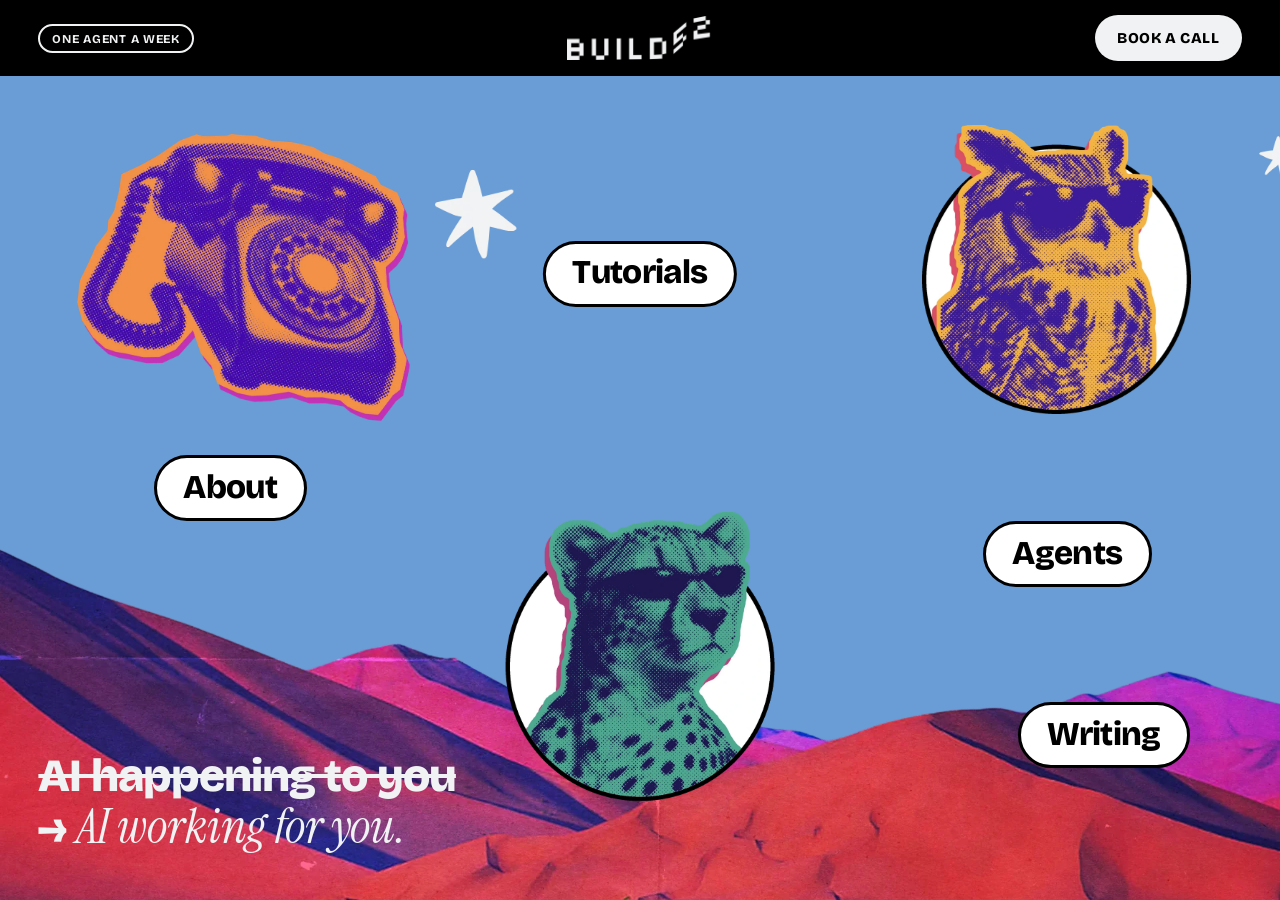
<file: index.html>
<!DOCTYPE html>
<html lang="en" class="is-home">
<head>
  <meta charset="UTF-8">
  <meta name="viewport" content="width=device-width, initial-scale=1.0, viewport-fit=cover">
  <title>Build 52 | ahmads.build</title>
  <meta name="description" content="From AI happening to you, to AI working for you. Free AI agents to make your life easier. No code needed.">
  <link rel="icon" type="image/png" href="/images/favicon.png" media="(prefers-color-scheme: light)">
  <link rel="icon" type="image/png" href="/images/favicon-light.png" media="(prefers-color-scheme: dark)">
  <link rel="preconnect" href="https://fonts.googleapis.com">
  <link rel="preconnect" href="https://fonts.gstatic.com" crossorigin>
  <link href="https://fonts.googleapis.com/css2?family=Bricolage+Grotesque:opsz,wght@12..96,400;12..96,500;12..96,700;12..96,800&family=Instrument+Serif:ital@0;1&display=swap" rel="stylesheet">
  <link rel="stylesheet" href="/assets/brand.css?v=aa751892">
  <link rel="stylesheet" href="/assets/home.css?v=148a4a84">
</head>
<body>
  <a class="skip-link" href="#main">Skip to content</a>

  <header class="banner">
    <span class="banner-tag">One agent a week</span>
    <a class="wordmark" href="/"><img src="/images/logo-light.png" alt="Build 52 by Ahmad Iqbal – home" width="147" height="44"></a>
    <a class="banner-cta" href="https://calendar.google.com/calendar/u/0/appointments/schedules/AcZssZ2LftEg_0td3W-pWEFQwLBZ6LC8GmgLlSoYkhCQzig38rFytq_mOt4pI7OCqQhuaOxfuIOIdP54">Book a call</a>
  </header>

  <main class="poster" id="main">
    <div class="scene" role="img" aria-label="A collage: a rotary telephone, an owl in sunglasses and a cheetah in sunglasses float in a blue sky above red and purple hills.">
      <img class="layer stars" src="/images/scene/stars.webp" alt="" width="1920" height="1080">
      <img class="layer hills" src="/images/scene/hills.webp" alt="" width="1920" height="527">
      <div class="layer hills-shimmer" aria-hidden="true"></div>
      <div class="obj obj-phone" data-link="about"><span class="obj-inner"><img src="/images/scene/phone.webp" alt="" width="900" height="777"></span></div>
      <div class="obj obj-owl" data-link="agents"><span class="obj-inner"><img src="/images/scene/owl.webp?v=4" alt="" width="750" height="806"></span></div>
      <div class="obj obj-cheetah" data-link="tutorials"><span class="obj-inner"><img src="/images/scene/cheetah.webp?v=4" alt="" width="750" height="807"></span></div>
    </div>

    <nav class="poster-nav" aria-label="Main">
      <a class="pill pill-writing" href="/writing/">Writing</a>
      <a class="pill pill-agents" href="/agents/">Agents</a>
      <a class="pill pill-tutorials" href="/resources/">Tutorials</a>
      <a class="pill pill-about" href="/about/">About</a>
    </nav>

    <div class="statement">
      <h1 class="headline"><s>AI happening to you</s> → <em>AI working for you.</em></h1>
    </div>
  </main>

  <script>
    // Each object goes with a pill: phone = About, owl = Agents, cheetah = Tutorials.
    // Hovering an object lights up its pill; clicking (or tapping) it opens that page.
    (function () {
      document.querySelectorAll(".obj[data-link]").forEach(function (obj) {
        var pill = document.querySelector(".pill-" + obj.dataset.link);
        if (!pill) return;
        obj.addEventListener("mouseenter", function () { pill.classList.add("is-active"); });
        obj.addEventListener("mouseleave", function () { pill.classList.remove("is-active"); });
        obj.addEventListener("click", function () { window.location.href = pill.href; });
      });
    })();

    // Tell the layout how tall the headline block is, so nothing sits on it.
    (function () {
      var poster = document.querySelector(".poster");
      var statement = document.querySelector(".statement");
      if (!poster || !statement || !("ResizeObserver" in window)) return;
      function measure() {
        var clear = poster.getBoundingClientRect().bottom - statement.getBoundingClientRect().top;
        poster.style.setProperty("--statement-clear", Math.ceil(clear) + "px");
      }
      new ResizeObserver(measure).observe(statement);
      window.addEventListener("resize", measure);
      if (document.fonts && document.fonts.ready) document.fonts.ready.then(measure);
      measure();
    })();
  </script>
</body>
</html>
</file>
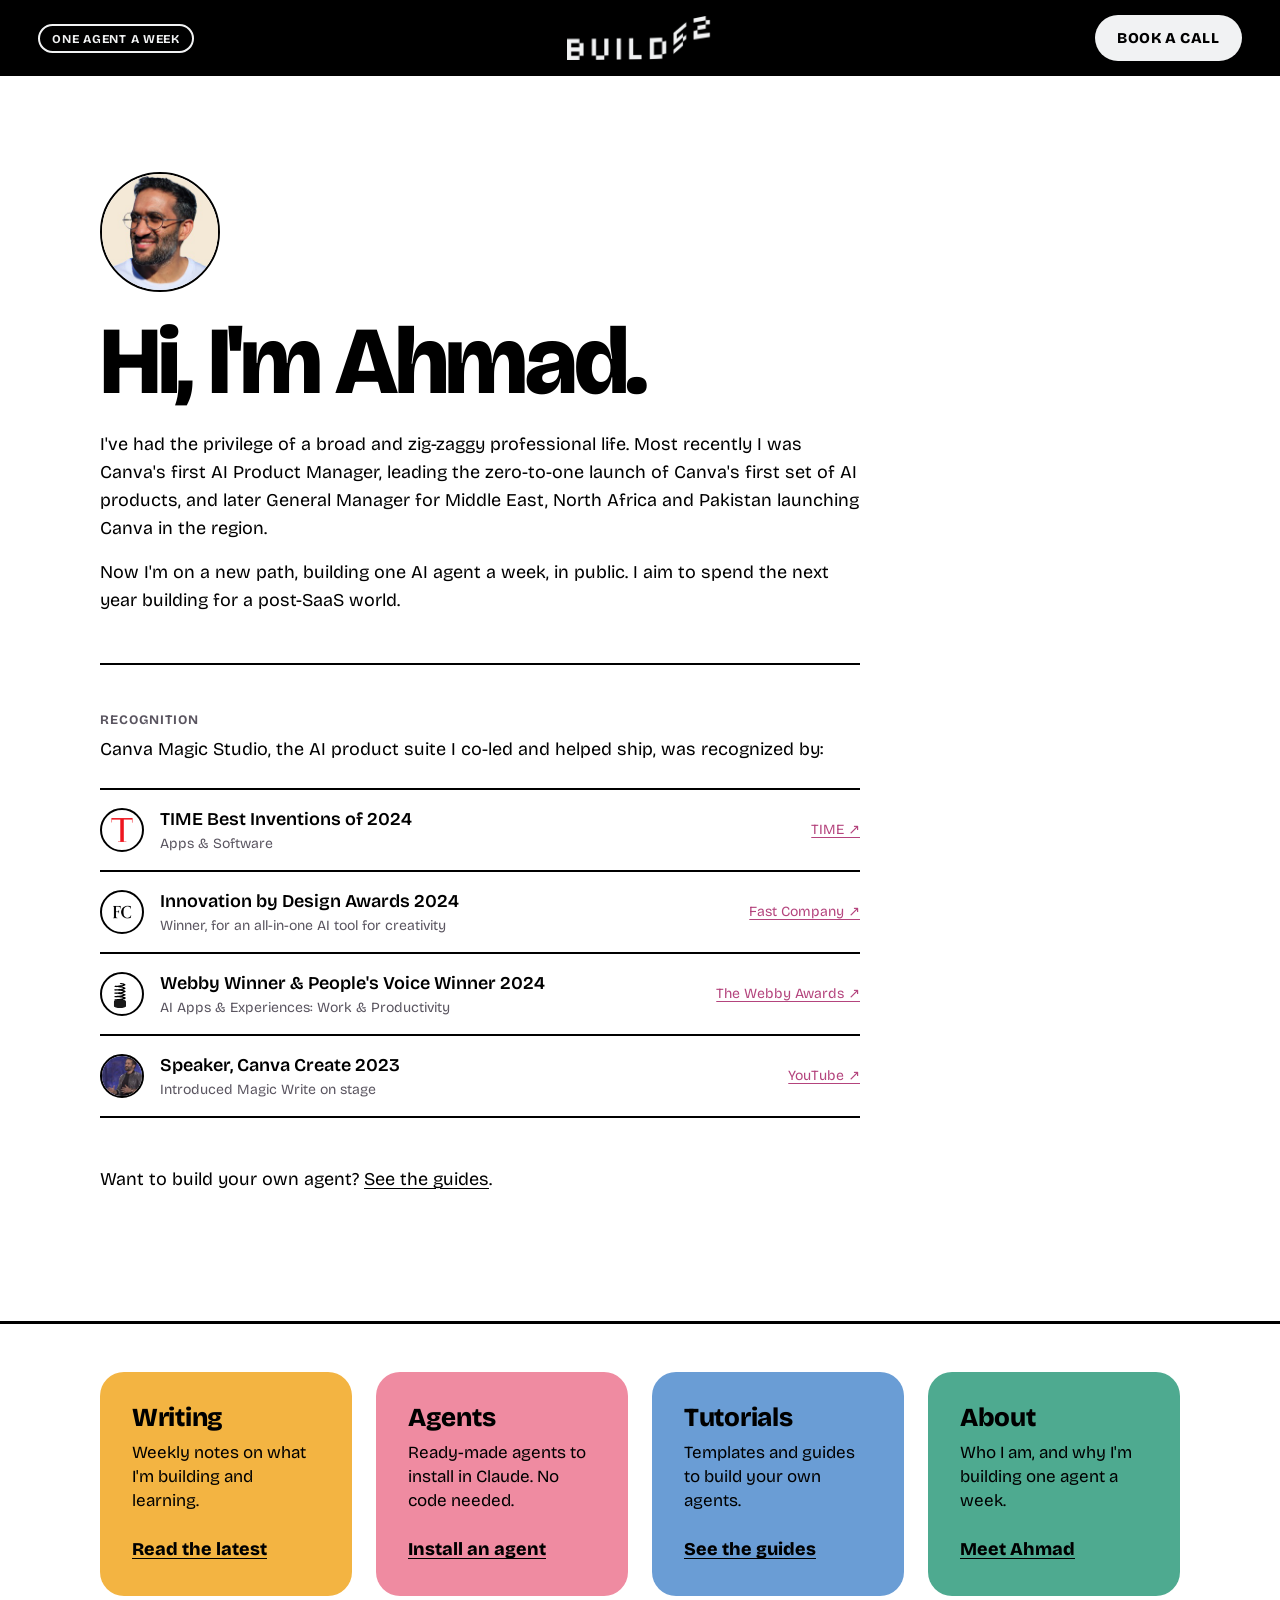
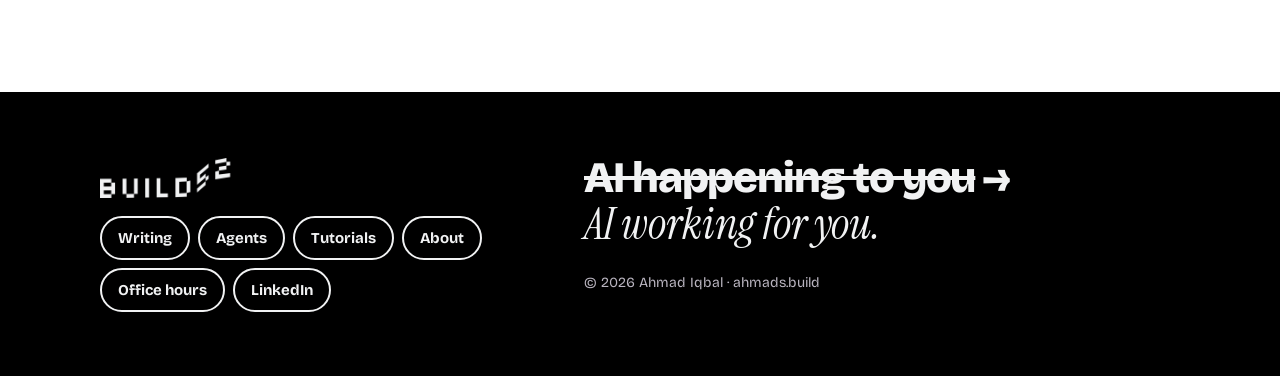
<file: about/index.html>
<!DOCTYPE html>
<html lang="en">
<head>
  <meta charset="UTF-8">
  <meta name="viewport" content="width=device-width, initial-scale=1.0">
  <title>About | ahmads.build</title>
  <meta name="description" content="About Ahmad Iqbal: former Canva AI Product Manager and GM, now building one AI agent a week, in public.">
  <link rel="icon" type="image/png" href="/images/favicon.png" media="(prefers-color-scheme: light)">
  <link rel="icon" type="image/png" href="/images/favicon-light.png" media="(prefers-color-scheme: dark)">
  <link rel="preconnect" href="https://fonts.googleapis.com">
  <link rel="preconnect" href="https://fonts.gstatic.com" crossorigin>
  <link href="https://fonts.googleapis.com/css2?family=Bricolage+Grotesque:opsz,wght@12..96,400;12..96,500;12..96,700;12..96,800&family=Instrument+Serif:ital@0;1&display=swap" rel="stylesheet">
  <link rel="stylesheet" href="/assets/brand.css?v=aa751892">
  <script src="/assets/site.js?v=22e58986" defer></script>
  <style>
    .avatar { display: block; width: 120px; height: 120px; border-radius: 50%; object-fit: cover; background: var(--paper); border: 2px solid var(--ink); margin-bottom: var(--space-6); }
    .about-intro p + p { margin-top: var(--space-4); }
    .about-intro { margin-top: var(--space-6); }
    .recognition { margin-top: var(--space-12); padding-top: var(--space-12); border-top: 2px solid var(--ink); }
    .recognition .lead { margin-top: var(--space-2); }
    .awards { list-style: none; padding: 0; margin: var(--space-6) 0 0; }
    .awards li { border-top: 2px solid var(--ink); }
    .awards li:last-child { border-bottom: 2px solid var(--ink); }
    .awards a { display: flex; align-items: center; gap: var(--space-4); padding: var(--space-4) 0; color: var(--ink); text-decoration: none; min-height: 44px; }
    .awards a:hover .award { text-decoration: underline; text-underline-offset: 3px; }
    .awards .mark { flex: none; width: 44px; height: 44px; border-radius: var(--radius); background: var(--paper); border: 2px solid var(--ink); display: flex; align-items: center; justify-content: center; overflow: hidden; }
    .awards .mark img { max-width: 28px; max-height: 28px; display: block; }
    .awards .mark.photo img { width: 100%; height: 100%; max-width: none; max-height: none; object-fit: cover; }
    .awards .text { flex: 1; min-width: 0; }
    .awards .award { display: block; font-weight: 600; }
    .awards .detail { display: block; font-size: 14px; line-height: 20px; color: var(--ink-muted); }
    .awards .src { font-size: 14px; line-height: 20px; color: var(--echo); text-decoration: underline; text-underline-offset: 3px; white-space: nowrap; }
    .next-step { margin-top: var(--space-12); }
    @media (max-width: 720px) {
      .avatar { width: 96px; height: 96px; }
      .awards .src { display: none; }
    }
  </style>
</head>
<body>
  <a class="skip-link" href="#main">Skip to content</a>

  <header class="banner">
    <span class="banner-tag">One agent a week</span>
    <a class="wordmark" href="/"><img src="/images/logo-light.png" alt="Build 52 by Ahmad Iqbal – home" width="147" height="44"></a>
    <a class="banner-cta" href="https://calendar.google.com/calendar/u/0/appointments/schedules/AcZssZ2LftEg_0td3W-pWEFQwLBZ6LC8GmgLlSoYkhCQzig38rFytq_mOt4pI7OCqQhuaOxfuIOIdP54">Book a call</a>
  </header>

  <main id="main" class="page">
    <div class="container"><div class="reading">
      <img class="avatar" src="/images/ahmad.jpg" alt="Ahmad Iqbal smiling, wearing round wire-rimmed glasses and a white T-shirt" width="120" height="120">
      <h1>Hi, I'm Ahmad.</h1>
      <div class="about-intro">
        <p>I've had the privilege of a broad and zig-zaggy professional life. Most recently I was Canva's first AI Product Manager, leading the zero-to-one launch of Canva's first set of AI products, and later General Manager for Middle East, North Africa and Pakistan launching Canva in the region.</p>
        <p>Now I'm on a new path, building one AI agent a week, in public. I aim to spend the next year building for a post-SaaS world.</p>
      </div>

      <section class="recognition" aria-labelledby="recognition-title">
        <h2 id="recognition-title" class="eyebrow">Recognition</h2>
        <p class="lead">Canva Magic Studio, the AI product suite I co-led and helped ship, was recognized by:</p>
        <ul class="awards">
        <li><a href="https://time.com/collections/best-inventions-2024/7094550/canva-magic-studio/" target="_blank" rel="noopener">
          <span class="mark"><img src="/images/awards/time.png" alt="TIME logo" width="28" height="28"></span>
          <span class="text"><span class="award">TIME Best Inventions of 2024</span><span class="detail">Apps &amp; Software</span></span>
          <span class="src">TIME ↗</span></a></li>
        <li><a href="https://www.fastcompany.com/91126823/canva-innovation-by-design-2024" target="_blank" rel="noopener">
          <span class="mark"><img src="/images/awards/fast-company.png" alt="Fast Company logo" width="28" height="28"></span>
          <span class="text"><span class="award">Innovation by Design Awards 2024</span><span class="detail">Winner, for an all-in-one AI tool for creativity</span></span>
          <span class="src">Fast Company ↗</span></a></li>
        <li><a href="https://winners.webbyawards.com/2024/ai-metaverse-virtual/ai-apps-and-experiences/work-productivity/293782/magic-studio" target="_blank" rel="noopener">
          <span class="mark"><img src="/images/awards/webby.svg" alt="The Webby Awards trophy logo" width="28" height="28"></span>
          <span class="text"><span class="award">Webby Winner &amp; People's Voice Winner 2024</span><span class="detail">AI Apps &amp; Experiences: Work &amp; Productivity</span></span>
          <span class="src">The Webby Awards ↗</span></a></li>
        <li><a href="https://www.youtube.com/watch?v=5Ee117o8X1M" target="_blank" rel="noopener">
          <span class="mark photo"><img src="/images/awards/canva-create-2023.jpg" alt="Ahmad Iqbal on stage at Canva Create 2023" width="28" height="28"></span>
          <span class="text"><span class="award">Speaker, Canva Create 2023</span><span class="detail">Introduced Magic Write on stage</span></span>
          <span class="src">YouTube ↗</span></a></li>
        </ul>
      </section>

      <p class="next-step">Want to build your own agent? <a href="/resources/">See the guides</a>.</p>
    </div></div>
  </main>
  <section class="site-cards container" aria-label="Explore the site">
    <div class="cards">
      <article class="card">
        <h2 class="h3">Writing</h2>
        <p>Weekly notes on what I'm building and learning.</p>
        <a href="/writing/" class="card-link">Read the latest</a>
      </article>
      <article class="card">
        <h2 class="h3">Agents</h2>
        <p>Ready-made agents to install in Claude. No code needed.</p>
        <a href="/agents/" class="card-link">Install an agent</a>
      </article>
      <article class="card">
        <h2 class="h3">Tutorials</h2>
        <p>Templates and guides to build your own agents.</p>
        <a href="/resources/" class="card-link">See the guides</a>
      </article>
      <article class="card">
        <h2 class="h3">About</h2>
        <p>Who I am, and why I'm building one agent a week.</p>
        <a href="/about/" class="card-link" aria-current="page">Meet Ahmad</a>
      </article>
    </div>
  </section>


  <footer class="site-footer on-dark">
    <div class="container inner">
      <div>
        <a class="wordmark" href="/"><img src="/images/logo-light.png" alt="Build 52 – home" width="133" height="40"></a>
        <ul class="footer-links">
          <li><a href="/writing/">Writing</a></li>
          <li><a href="/agents/">Agents</a></li>
          <li><a href="/resources/">Tutorials</a></li>
          <li><a href="/about/">About</a></li>
          <li><a href="/office-hours/">Office hours</a></li>
          <li><a href="https://www.linkedin.com/in/ahmadiqbal1" target="_blank" rel="noopener">LinkedIn</a></li>
        </ul>
      </div>
      <div>
        <p class="main-line"><s>AI happening to you</s> → <em>AI working for you.</em></p>
        <p class="copyright">© 2026 Ahmad Iqbal · ahmads.build</p>
      </div>
    </div>
  </footer>

</body>
</html>
</file>
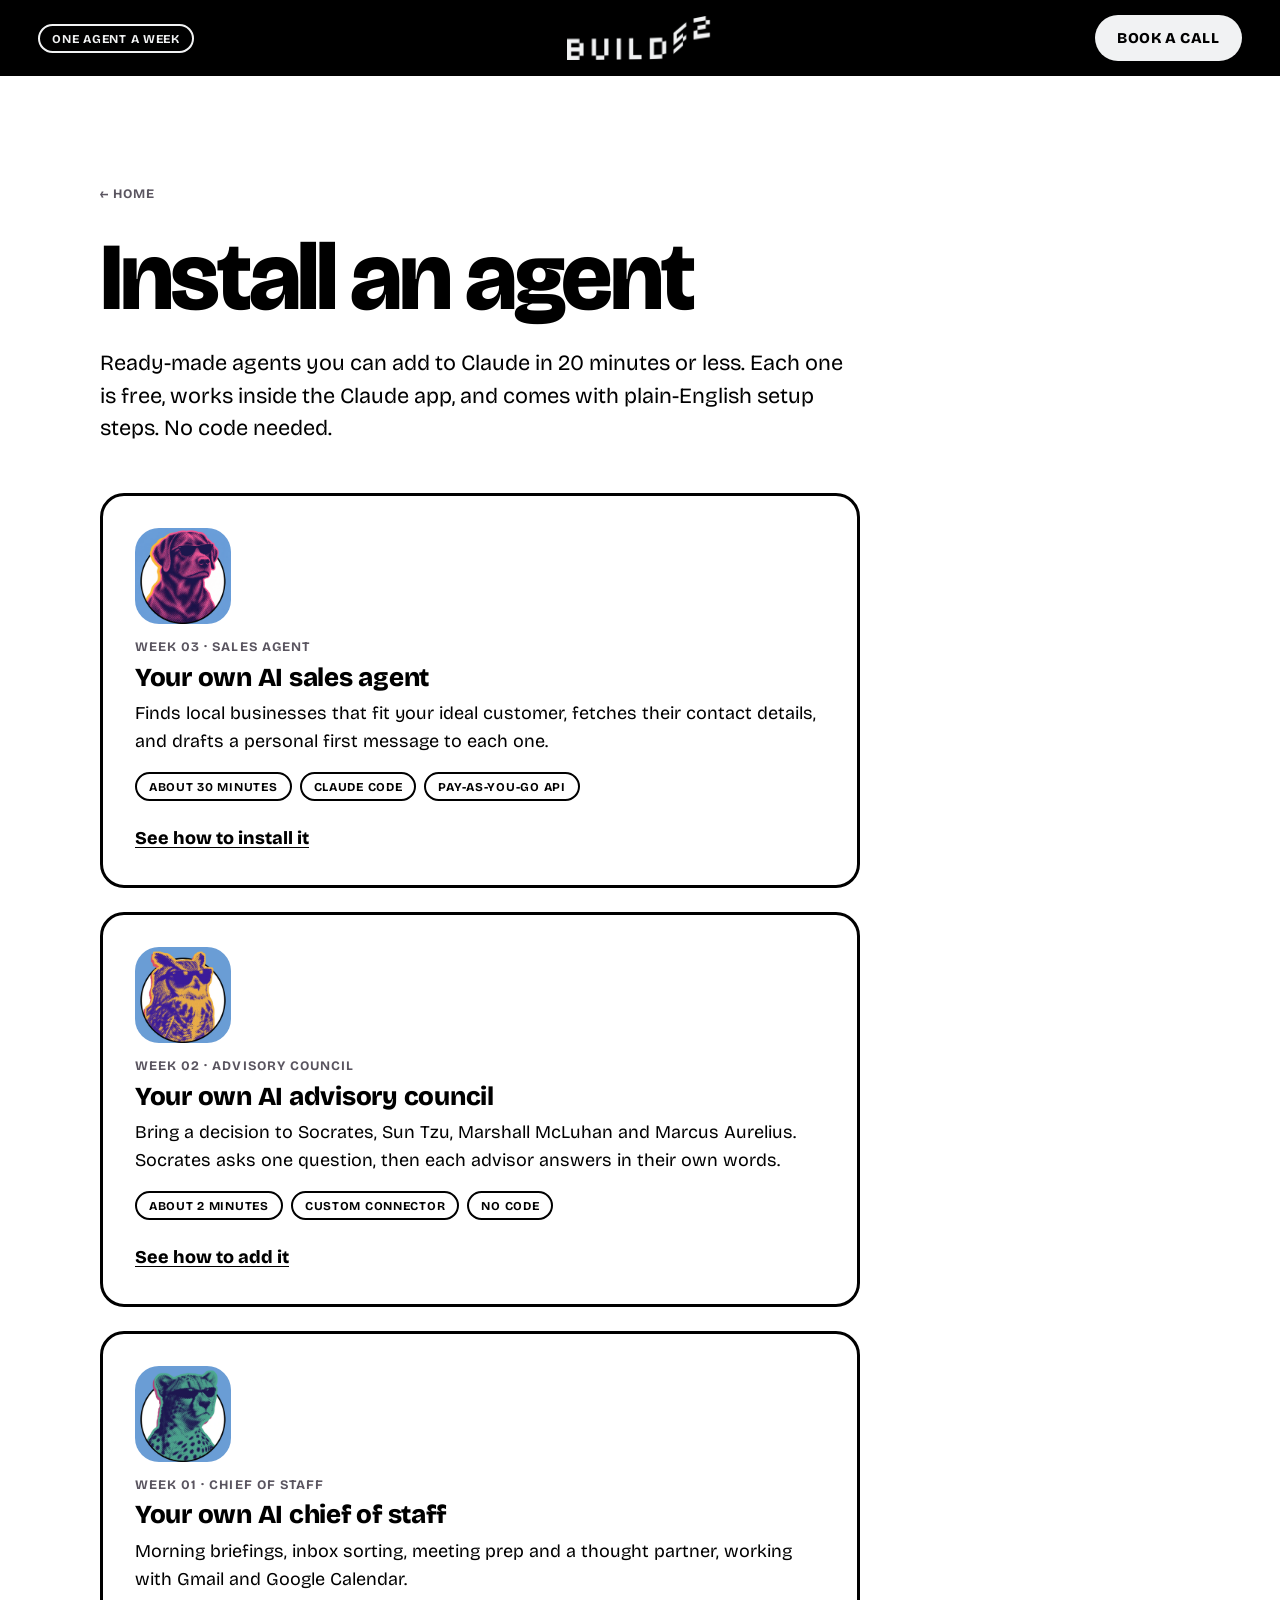
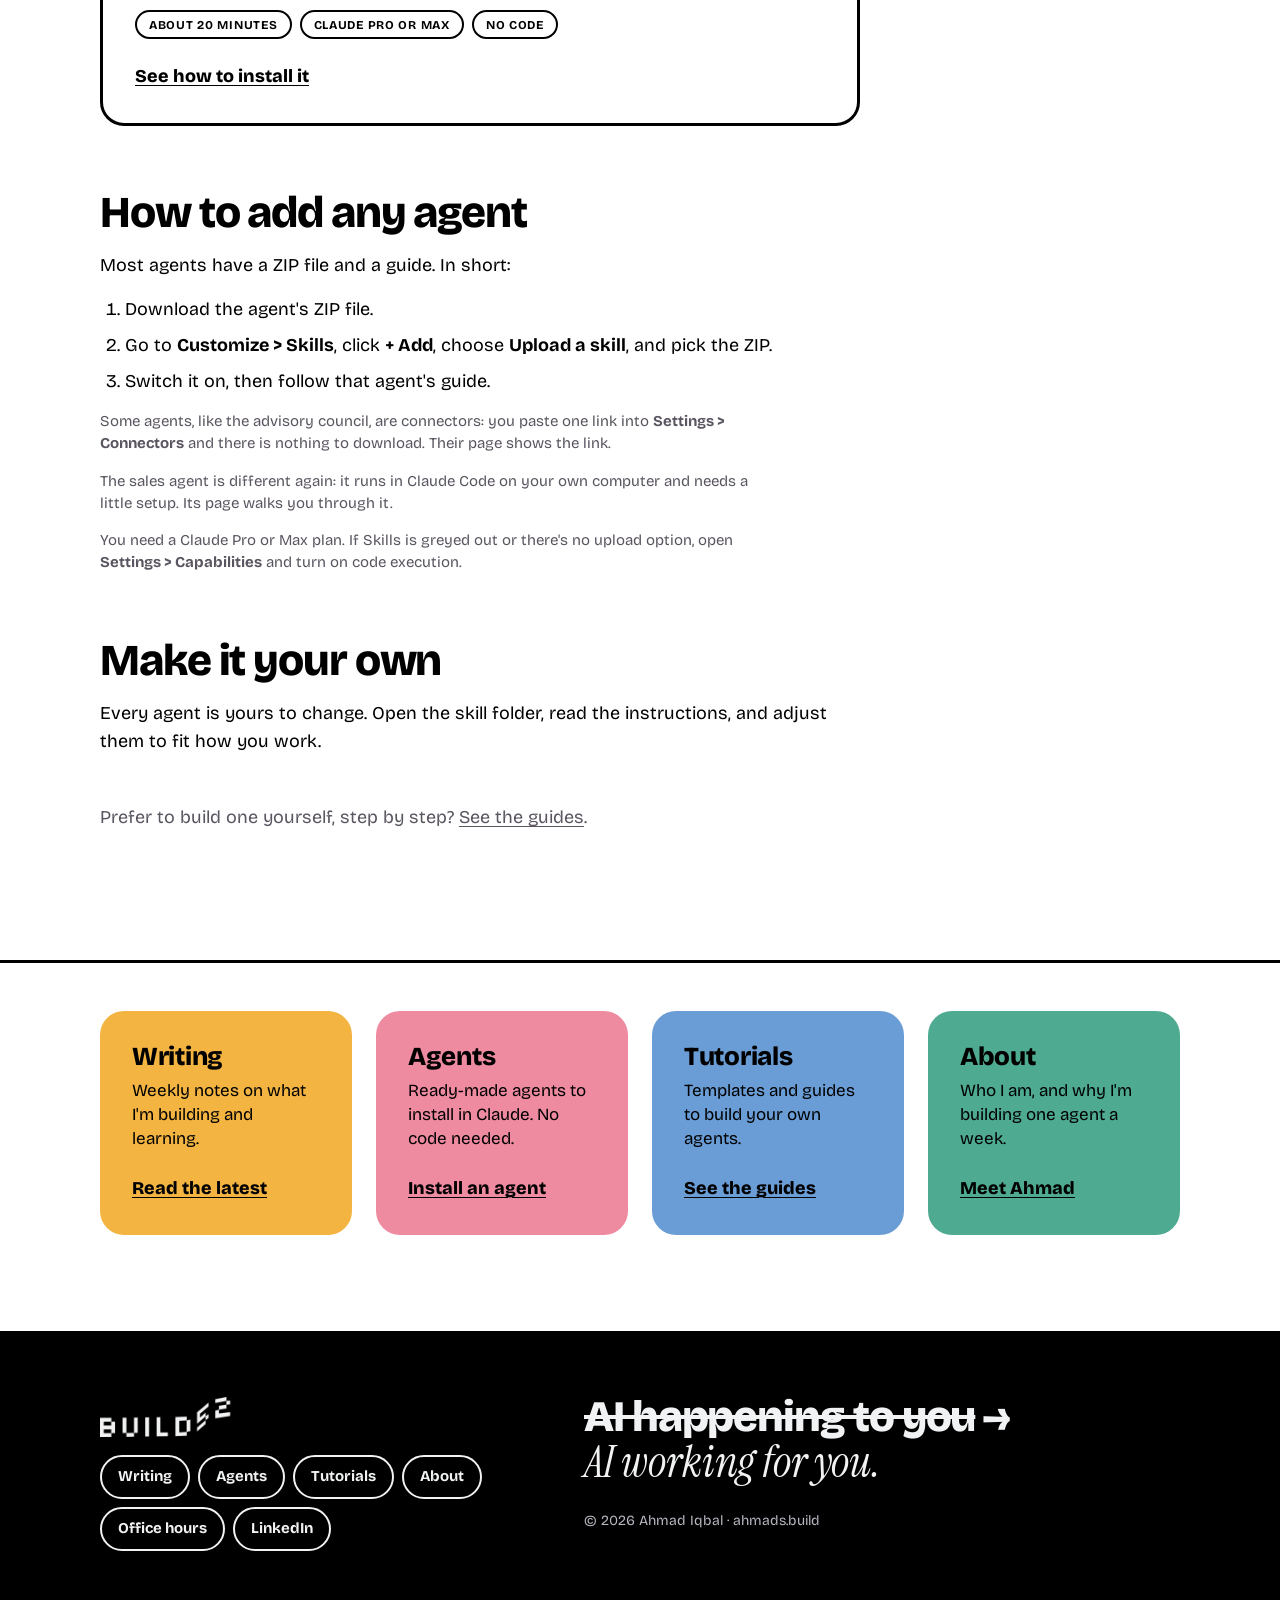
<file: agents/index.html>
<!DOCTYPE html>
<html lang="en">
<head>
  <meta charset="UTF-8">
  <meta name="viewport" content="width=device-width, initial-scale=1.0">
  <title>Agents | ahmads.build</title>
  <meta name="description" content="Ready-made AI agents you can add to Claude in 20 minutes or less. Free, no code needed.">
  <link rel="icon" type="image/png" href="/images/favicon.png" media="(prefers-color-scheme: light)">
  <link rel="icon" type="image/png" href="/images/favicon-light.png" media="(prefers-color-scheme: dark)">
  <link rel="preconnect" href="https://fonts.googleapis.com">
  <link rel="preconnect" href="https://fonts.gstatic.com" crossorigin>
  <link href="https://fonts.googleapis.com/css2?family=Bricolage+Grotesque:opsz,wght@12..96,400;12..96,500;12..96,700;12..96,800&family=Instrument+Serif:ital@0;1&display=swap" rel="stylesheet">
  <link rel="stylesheet" href="/assets/brand.css?v=aa751892">
  <script src="/assets/site.js?v=22e58986" defer></script>
  <script src="/assets/gate.js?v=6e3728b5" defer></script>
  <style>
    .back { display: inline-flex; align-items: center; min-height: 44px; margin-bottom: var(--space-4); }
    .agent-avatar { display: block; width: 96px; height: 96px; border-radius: var(--radius); margin-bottom: var(--space-2); }
    .more { margin-top: var(--space-12); color: var(--ink-muted); }
    .section h2 { margin-bottom: var(--space-4); }
    .steps { margin: var(--space-4) 0 0; padding-left: 1.4em; }
    .steps li { margin: var(--space-2) 0; max-width: var(--measure); }
    .tags { list-style: none; padding: 0; margin: var(--space-2) 0 0; }
    .agent-cards { margin-top: var(--space-12); grid-template-columns: 1fr; }
    .caption { margin-top: var(--space-4); }
  </style>
</head>
<body>
  <a class="skip-link" href="#main">Skip to content</a>

  <header class="banner">
    <span class="banner-tag">One agent a week</span>
    <a class="wordmark" href="/"><img src="/images/logo-light.png" alt="Build 52 by Ahmad Iqbal – home" width="147" height="44"></a>
    <a class="banner-cta" href="https://calendar.google.com/calendar/u/0/appointments/schedules/AcZssZ2LftEg_0td3W-pWEFQwLBZ6LC8GmgLlSoYkhCQzig38rFytq_mOt4pI7OCqQhuaOxfuIOIdP54">Book a call</a>
  </header>

  <main id="main" class="page">
    <div class="container"><div class="reading">
      <a href="/" class="back">← Home</a>
      <h1>Install an agent</h1>
      <p class="page-intro">Ready-made agents you can add to Claude in 20 minutes or less. Each one is free, works inside the Claude app, and comes with plain-English setup steps. No code needed.</p>

      <div class="cards agent-cards">
        <article class="card">
          <img src="/images/agents/sales-agent.png" alt="Sales agent avatar: a halftone black labrador in sunglasses" width="96" height="96" class="agent-avatar">
          <p class="eyebrow">Week 03 · Sales agent</p>
          <h2 class="h3">Your own AI sales agent</h2>
          <p>Finds local businesses that fit your ideal customer, fetches their contact details, and drafts a personal first message to each one.</p>
          <ul class="tags" aria-label="Details">
            <li class="tag">About 30 minutes</li>
            <li class="tag">Claude Code</li>
            <li class="tag">Pay-as-you-go API</li>
          </ul>
          <a href="https://salesagent.ahmads.build" class="card-link" data-gate="agent">See how to install it</a>
        </article>
        <article class="card">
          <img src="/images/agents/advisory-council.png" alt="Advisory Council avatar: a halftone owl in sunglasses" width="96" height="96" class="agent-avatar">
          <p class="eyebrow">Week 02 · Advisory council</p>
          <h2 class="h3">Your own AI advisory council</h2>
          <p>Bring a decision to Socrates, Sun Tzu, Marshall McLuhan and Marcus Aurelius. Socrates asks one question, then each advisor answers in their own words.</p>
          <ul class="tags" aria-label="Details">
            <li class="tag">About 2 minutes</li>
            <li class="tag">Custom connector</li>
            <li class="tag">No code</li>
          </ul>
          <a href="https://advisorycouncil.ahmads.build" class="card-link" data-gate="agent">See how to add it</a>
        </article>
        <article class="card">
          <img src="/images/agents/chief-of-staff.png" alt="Chief of staff avatar: a halftone cheetah in sunglasses" width="96" height="96" class="agent-avatar">
          <p class="eyebrow">Week 01 · Chief of staff</p>
          <h2 class="h3">Your own AI chief of staff</h2>
          <p>Morning briefings, inbox sorting, meeting prep and a thought partner, working with Gmail and Google Calendar.</p>
          <ul class="tags" aria-label="Details">
            <li class="tag">About 20 minutes</li>
            <li class="tag">Claude Pro or Max</li>
            <li class="tag">No code</li>
          </ul>
          <a href="https://chiefofstaff.ahmads.build" class="card-link" data-gate="agent">See how to install it</a>
        </article>
      </div>

      <section class="section" aria-labelledby="how">
        <h2 id="how">How to add any agent</h2>
        <p class="lead-in">Most agents have a ZIP file and a guide. In short:</p>
        <ol class="steps">
          <li>Download the agent's ZIP file.</li>
          <li>Go to <strong>Customize &gt; Skills</strong>, click <strong>+ Add</strong>, choose <strong>Upload a skill</strong>, and pick the ZIP.</li>
          <li>Switch it on, then follow that agent's guide.</li>
        </ol>
        <p class="caption">Some agents, like the advisory council, are connectors: you paste one link into <strong>Settings &gt; Connectors</strong> and there is nothing to download. Their page shows the link.</p>
        <p class="caption">The sales agent is different again: it runs in Claude Code on your own computer and needs a little setup. Its page walks you through it.</p>
        <p class="caption">You need a Claude Pro or Max plan. If Skills is greyed out or there's no upload option, open <strong>Settings &gt; Capabilities</strong> and turn on code execution.</p>
      </section>

      <section class="section" aria-labelledby="yours">
        <h2 id="yours">Make it your own</h2>
        <p class="lead-in">Every agent is yours to change. Open the skill folder, read the instructions, and adjust them to fit how you work.</p>
      </section>

      <p class="more">Prefer to build one yourself, step by step? <a href="/resources/">See the guides</a>.</p>
    </div></div>
  </main>
  <section class="site-cards container" aria-label="Explore the site">
    <div class="cards">
      <article class="card">
        <h2 class="h3">Writing</h2>
        <p>Weekly notes on what I'm building and learning.</p>
        <a href="/writing/" class="card-link">Read the latest</a>
      </article>
      <article class="card">
        <h2 class="h3">Agents</h2>
        <p>Ready-made agents to install in Claude. No code needed.</p>
        <a href="/agents/" class="card-link" aria-current="page">Install an agent</a>
      </article>
      <article class="card">
        <h2 class="h3">Tutorials</h2>
        <p>Templates and guides to build your own agents.</p>
        <a href="/resources/" class="card-link">See the guides</a>
      </article>
      <article class="card">
        <h2 class="h3">About</h2>
        <p>Who I am, and why I'm building one agent a week.</p>
        <a href="/about/" class="card-link">Meet Ahmad</a>
      </article>
    </div>
  </section>


  <footer class="site-footer on-dark">
    <div class="container inner">
      <div>
        <a class="wordmark" href="/"><img src="/images/logo-light.png" alt="Build 52 – home" width="133" height="40"></a>
        <ul class="footer-links">
          <li><a href="/writing/">Writing</a></li>
          <li><a href="/agents/">Agents</a></li>
          <li><a href="/resources/">Tutorials</a></li>
          <li><a href="/about/">About</a></li>
          <li><a href="/office-hours/">Office hours</a></li>
          <li><a href="https://www.linkedin.com/in/ahmadiqbal1" target="_blank" rel="noopener">LinkedIn</a></li>
        </ul>
      </div>
      <div>
        <p class="main-line"><s>AI happening to you</s> → <em>AI working for you.</em></p>
        <p class="copyright">© 2026 Ahmad Iqbal · ahmads.build</p>
      </div>
    </div>
  </footer>

</body>
</html>
</file>
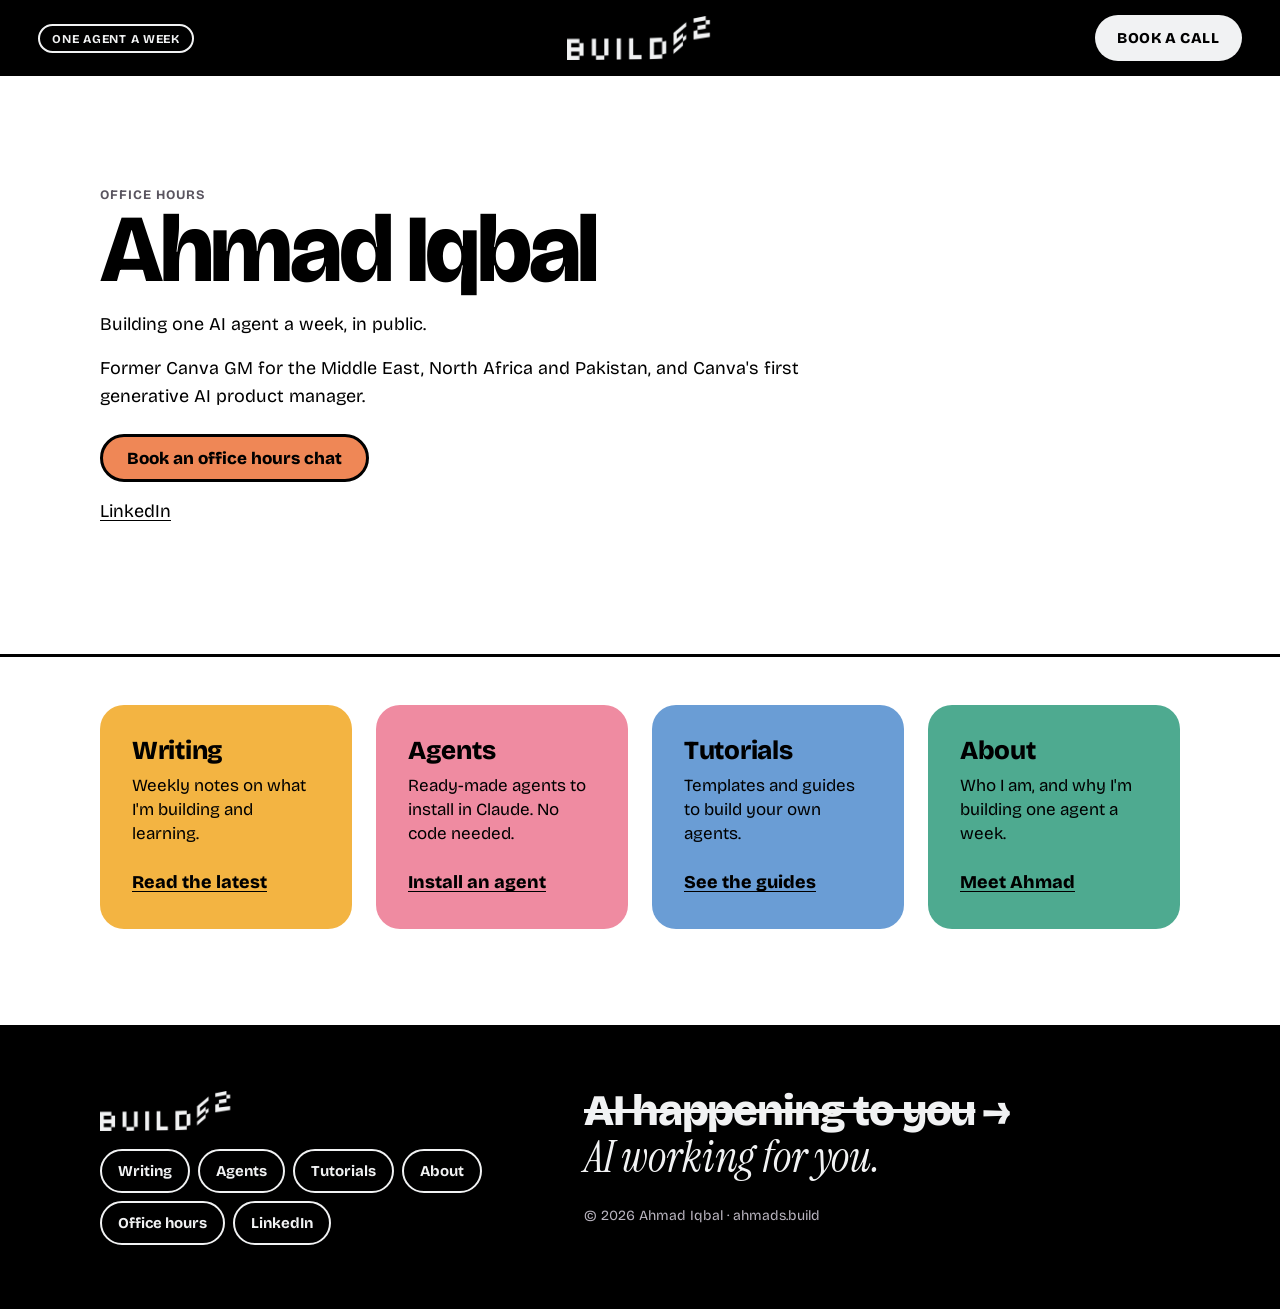
<file: office-hours/index.html>
<!DOCTYPE html>
<html lang="en">
<head>
  <meta charset="UTF-8">
  <meta name="viewport" content="width=device-width, initial-scale=1.0">
  <title>Office hours | ahmads.build</title>
  <meta name="description" content="Book an office hours chat with Ahmad Iqbal about building your own AI agents.">
  <link rel="icon" type="image/png" href="/images/favicon.png" media="(prefers-color-scheme: light)">
  <link rel="icon" type="image/png" href="/images/favicon-light.png" media="(prefers-color-scheme: dark)">
  <link rel="preconnect" href="https://fonts.googleapis.com">
  <link rel="preconnect" href="https://fonts.gstatic.com" crossorigin>
  <link href="https://fonts.googleapis.com/css2?family=Bricolage+Grotesque:opsz,wght@12..96,400;12..96,500;12..96,700;12..96,800&family=Instrument+Serif:ital@0;1&display=swap" rel="stylesheet">
  <link rel="stylesheet" href="/assets/brand.css?v=aa751892">
  <script src="/assets/site.js?v=22e58986" defer></script>
  <style>
    .oh p { margin-top: var(--space-4); }
    .oh .actions { margin-top: var(--space-6); }
  </style>
</head>
<body>
  <a class="skip-link" href="#main">Skip to content</a>

  <header class="banner">
    <span class="banner-tag">One agent a week</span>
    <a class="wordmark" href="/"><img src="/images/logo-light.png" alt="Build 52 by Ahmad Iqbal – home" width="147" height="44"></a>
    <a class="banner-cta" href="https://calendar.google.com/calendar/u/0/appointments/schedules/AcZssZ2LftEg_0td3W-pWEFQwLBZ6LC8GmgLlSoYkhCQzig38rFytq_mOt4pI7OCqQhuaOxfuIOIdP54">Book a call</a>
  </header>

  <main id="main" class="page">
    <div class="container"><div class="reading oh">
      <p class="eyebrow">Office hours</p>
      <h1>Ahmad Iqbal</h1>
      <p>Building one AI agent a week, in public.</p>
      <p>Former Canva GM for the Middle East, North Africa and Pakistan, and Canva's first generative AI product manager.</p>
      <div class="actions">
        <a class="btn btn-warm" href="https://calendar.google.com/calendar/u/0/appointments/schedules/AcZssZ2LftEg_0td3W-pWEFQwLBZ6LC8GmgLlSoYkhCQzig38rFytq_mOt4pI7OCqQhuaOxfuIOIdP54">Book an office hours chat</a>
      </div>
      <p><a href="https://www.linkedin.com/in/ahmadiqbal1" target="_blank" rel="noopener">LinkedIn</a></p>
    </div></div>
  </main>
  <section class="site-cards container" aria-label="Explore the site">
    <div class="cards">
      <article class="card">
        <h2 class="h3">Writing</h2>
        <p>Weekly notes on what I'm building and learning.</p>
        <a href="/writing/" class="card-link">Read the latest</a>
      </article>
      <article class="card">
        <h2 class="h3">Agents</h2>
        <p>Ready-made agents to install in Claude. No code needed.</p>
        <a href="/agents/" class="card-link">Install an agent</a>
      </article>
      <article class="card">
        <h2 class="h3">Tutorials</h2>
        <p>Templates and guides to build your own agents.</p>
        <a href="/resources/" class="card-link">See the guides</a>
      </article>
      <article class="card">
        <h2 class="h3">About</h2>
        <p>Who I am, and why I'm building one agent a week.</p>
        <a href="/about/" class="card-link">Meet Ahmad</a>
      </article>
    </div>
  </section>


  <footer class="site-footer on-dark">
    <div class="container inner">
      <div>
        <a class="wordmark" href="/"><img src="/images/logo-light.png" alt="Build 52 – home" width="133" height="40"></a>
        <ul class="footer-links">
          <li><a href="/writing/">Writing</a></li>
          <li><a href="/agents/">Agents</a></li>
          <li><a href="/resources/">Tutorials</a></li>
          <li><a href="/about/">About</a></li>
          <li><a href="/office-hours/">Office hours</a></li>
          <li><a href="https://www.linkedin.com/in/ahmadiqbal1" target="_blank" rel="noopener">LinkedIn</a></li>
        </ul>
      </div>
      <div>
        <p class="main-line"><s>AI happening to you</s> → <em>AI working for you.</em></p>
        <p class="copyright">© 2026 Ahmad Iqbal · ahmads.build</p>
      </div>
    </div>
  </footer>

</body>
</html>
</file>
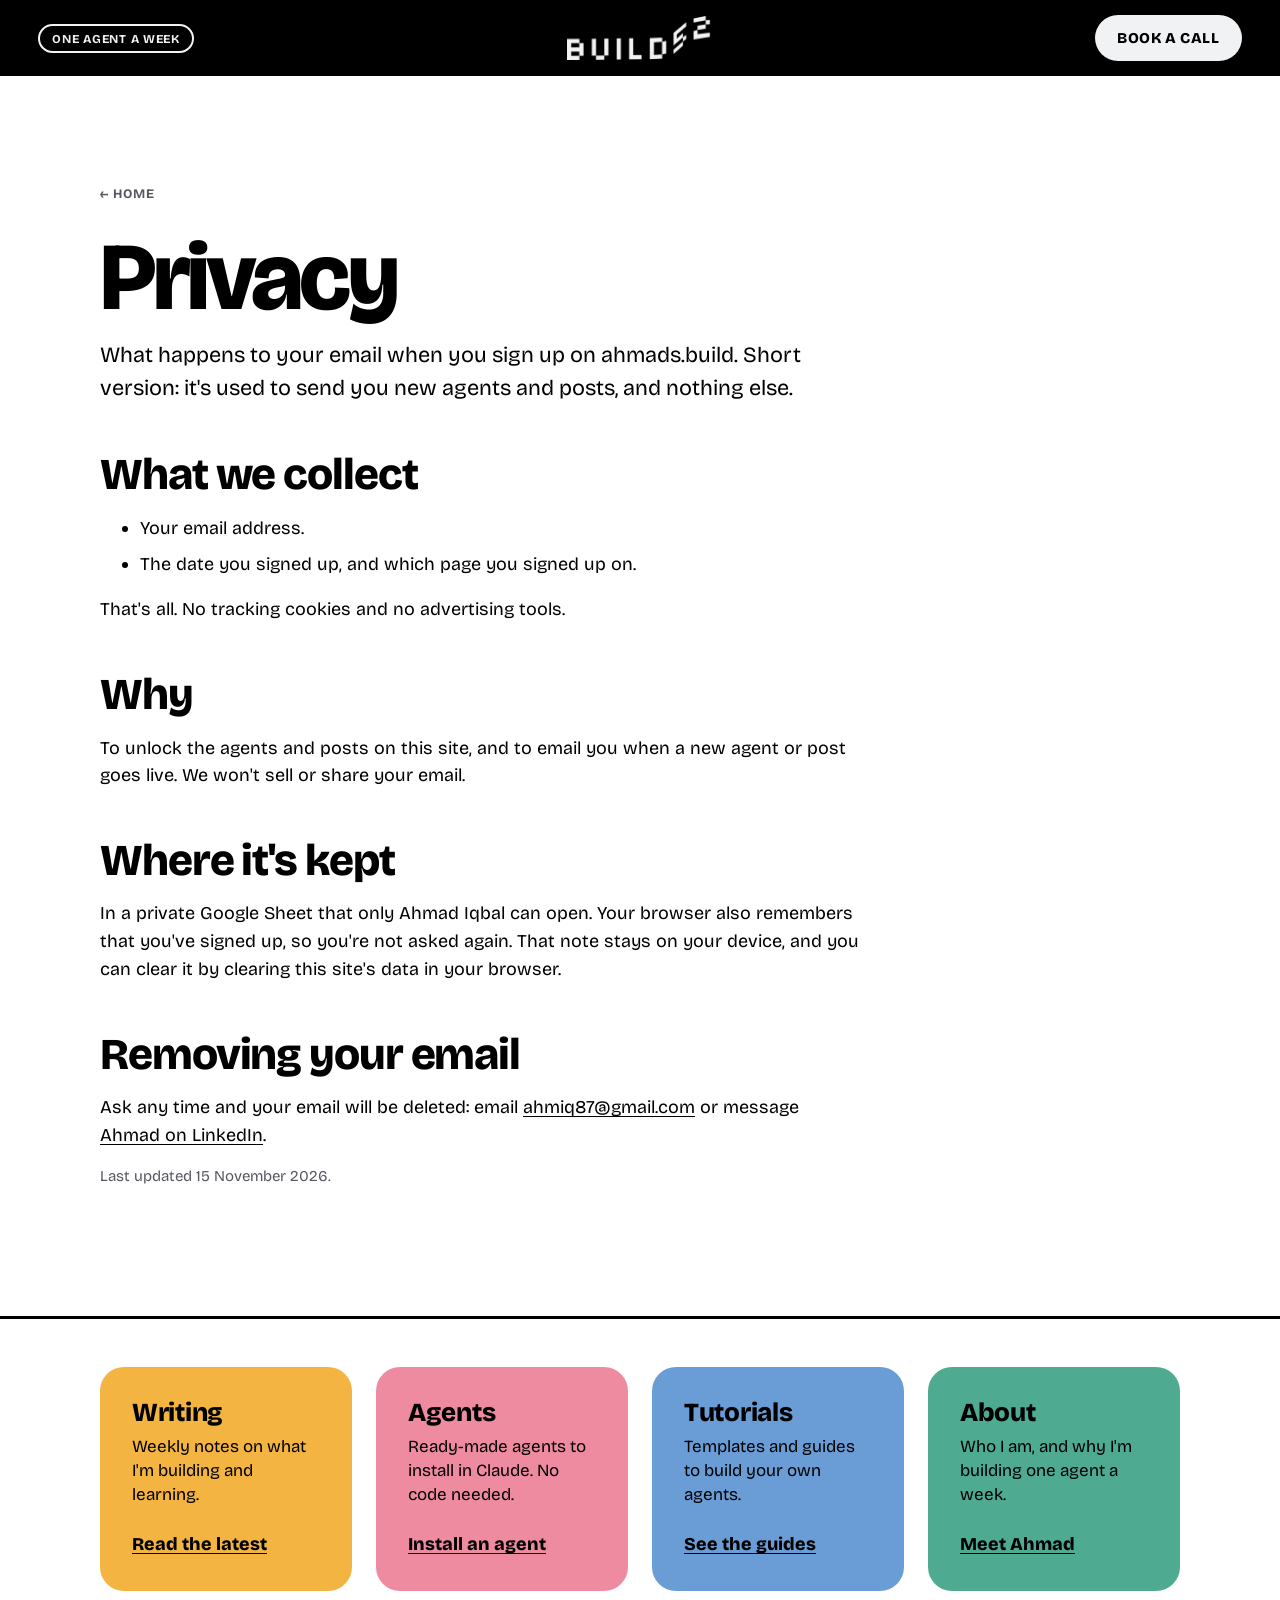
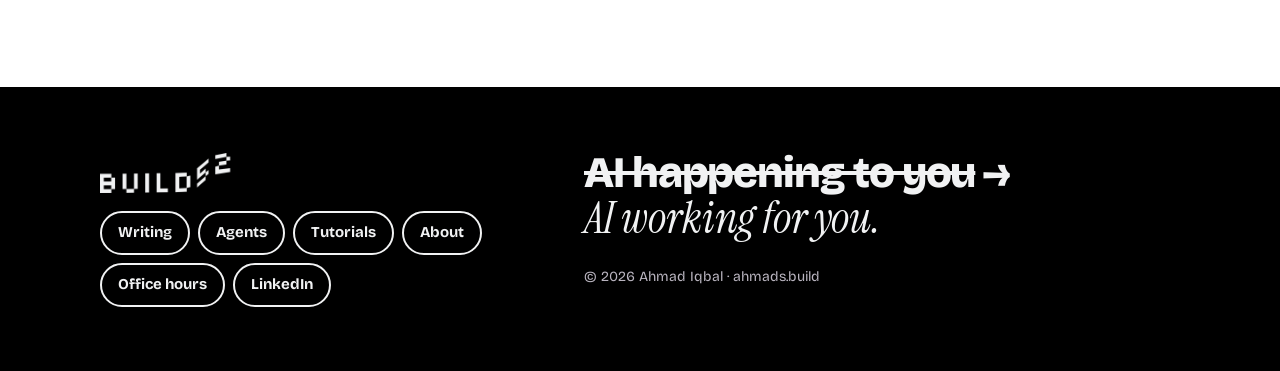
<file: privacy/index.html>
<!DOCTYPE html>
<html lang="en">
<head>
  <meta charset="UTF-8">
  <meta name="viewport" content="width=device-width, initial-scale=1.0">
  <title>Privacy | ahmads.build</title>
  <meta name="description" content="What happens to your email when you sign up on ahmads.build.">
  <link rel="icon" type="image/png" href="/images/favicon.png" media="(prefers-color-scheme: light)">
  <link rel="icon" type="image/png" href="/images/favicon-light.png" media="(prefers-color-scheme: dark)">
  <link rel="preconnect" href="https://fonts.googleapis.com">
  <link rel="preconnect" href="https://fonts.gstatic.com" crossorigin>
  <link href="https://fonts.googleapis.com/css2?family=Bricolage+Grotesque:opsz,wght@12..96,400;12..96,500;12..96,700;12..96,800&family=Instrument+Serif:ital@0;1&display=swap" rel="stylesheet">
  <link rel="stylesheet" href="/assets/brand.css?v=aa751892">
  <script src="/assets/site.js?v=22e58986" defer></script>
  <style>
    .back { display: inline-flex; align-items: center; min-height: 44px; margin-bottom: var(--space-4); }
    .policy h2 { margin-top: var(--space-12); }
    .policy p, .policy ul { margin-top: var(--space-4); }
    .policy li { margin: var(--space-2) 0; max-width: var(--measure); }
  </style>
</head>
<body>
  <a class="skip-link" href="#main">Skip to content</a>

  <header class="banner">
    <span class="banner-tag">One agent a week</span>
    <a class="wordmark" href="/"><img src="/images/logo-light.png" alt="Build 52 by Ahmad Iqbal – home" width="147" height="44"></a>
    <a class="banner-cta" href="https://calendar.google.com/calendar/u/0/appointments/schedules/AcZssZ2LftEg_0td3W-pWEFQwLBZ6LC8GmgLlSoYkhCQzig38rFytq_mOt4pI7OCqQhuaOxfuIOIdP54">Book a call</a>
  </header>

  <main id="main" class="page">
    <div class="container"><div class="reading policy">
      <a href="/" class="back">← Home</a>
      <h1>Privacy</h1>
      <p class="page-intro">What happens to your email when you sign up on ahmads.build. Short version: it's used to send you new agents and posts, and nothing else.</p>

      <h2>What we collect</h2>
      <ul>
        <li>Your email address.</li>
        <li>The date you signed up, and which page you signed up on.</li>
      </ul>
      <p>That's all. No tracking cookies and no advertising tools.</p>

      <h2>Why</h2>
      <p>To unlock the agents and posts on this site, and to email you when a new agent or post goes live. We won't sell or share your email.</p>

      <h2>Where it's kept</h2>
      <p>In a private Google Sheet that only Ahmad Iqbal can open. Your browser also remembers that you've signed up, so you're not asked again. That note stays on your device, and you can clear it by clearing this site's data in your browser.</p>

      <h2>Removing your email</h2>
      <p>Ask any time and your email will be deleted: email <a href="mailto:ahmiq87@gmail.com">ahmiq87@gmail.com</a> or message <a href="https://www.linkedin.com/in/ahmadiqbal1" target="_blank" rel="noopener">Ahmad on LinkedIn</a>.</p>

      <p class="caption">Last updated 15 November 2026.</p>
    </div></div>
  </main>

  <section class="site-cards container" aria-label="Explore the site">
    <div class="cards">
      <article class="card">
        <h2 class="h3">Writing</h2>
        <p>Weekly notes on what I'm building and learning.</p>
        <a href="/writing/" class="card-link">Read the latest</a>
      </article>
      <article class="card">
        <h2 class="h3">Agents</h2>
        <p>Ready-made agents to install in Claude. No code needed.</p>
        <a href="/agents/" class="card-link">Install an agent</a>
      </article>
      <article class="card">
        <h2 class="h3">Tutorials</h2>
        <p>Templates and guides to build your own agents.</p>
        <a href="/resources/" class="card-link">See the guides</a>
      </article>
      <article class="card">
        <h2 class="h3">About</h2>
        <p>Who I am, and why I'm building one agent a week.</p>
        <a href="/about/" class="card-link">Meet Ahmad</a>
      </article>
    </div>
  </section>


  <footer class="site-footer on-dark">
    <div class="container inner">
      <div>
        <a class="wordmark" href="/"><img src="/images/logo-light.png" alt="Build 52 – home" width="133" height="40"></a>
        <ul class="footer-links">
          <li><a href="/writing/">Writing</a></li>
          <li><a href="/agents/">Agents</a></li>
          <li><a href="/resources/">Tutorials</a></li>
          <li><a href="/about/">About</a></li>
          <li><a href="/office-hours/">Office hours</a></li>
          <li><a href="https://www.linkedin.com/in/ahmadiqbal1" target="_blank" rel="noopener">LinkedIn</a></li>
        </ul>
      </div>
      <div>
        <p class="main-line"><s>AI happening to you</s> → <em>AI working for you.</em></p>
        <p class="copyright">© 2026 Ahmad Iqbal · ahmads.build</p>
      </div>
    </div>
  </footer>

</body>
</html>
</file>
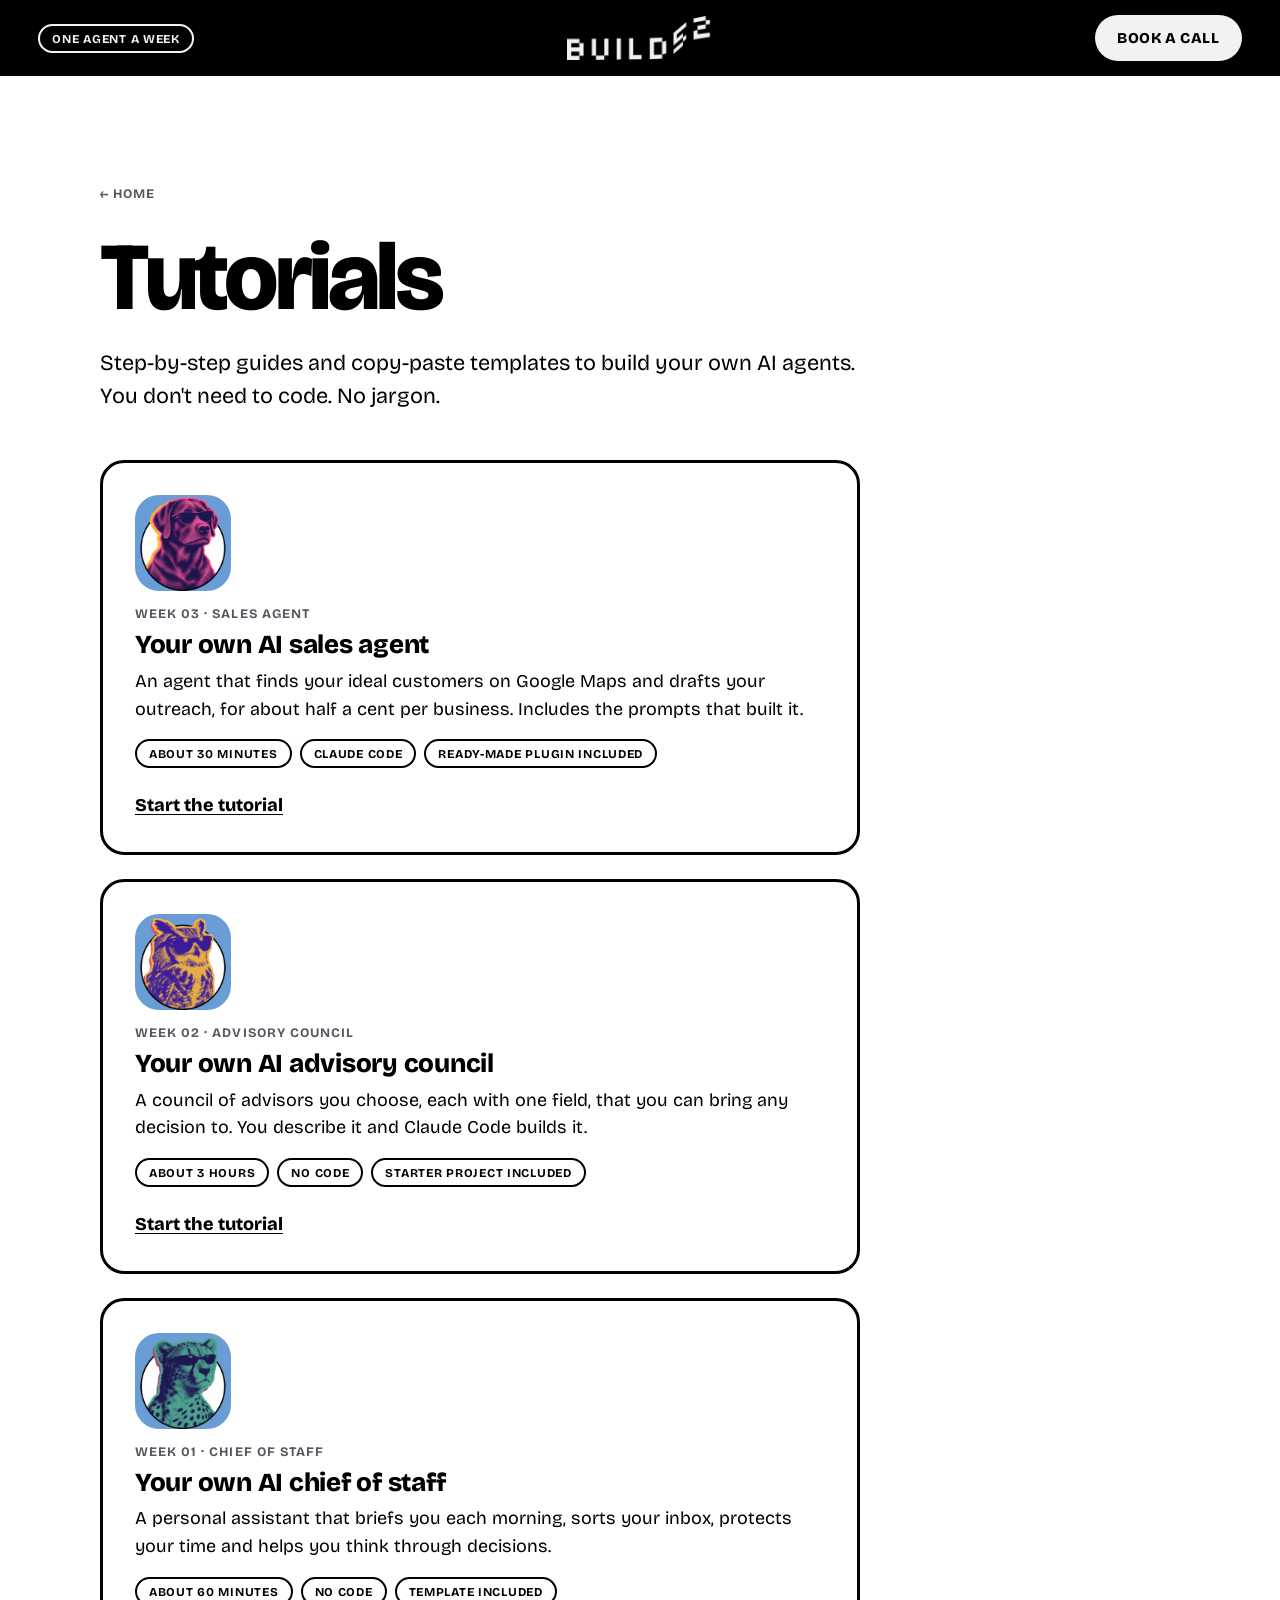
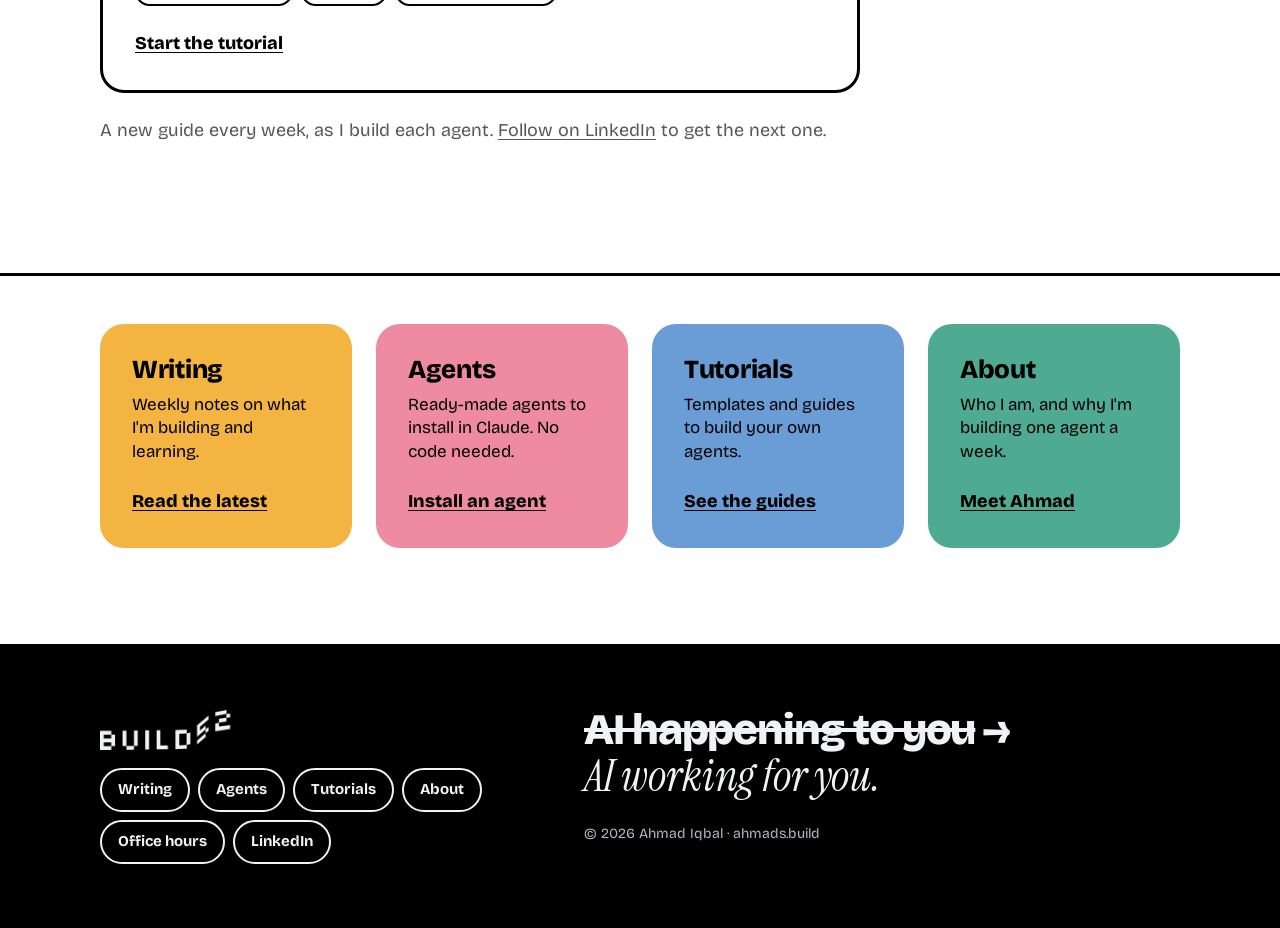
<file: resources/index.html>
<!DOCTYPE html>
<html lang="en">
<head>
  <meta charset="UTF-8">
  <meta name="viewport" content="width=device-width, initial-scale=1.0">
  <title>Tutorials | ahmads.build</title>
  <meta name="description" content="Step-by-step guides and copy-paste templates to build your own AI agents. No code needed.">
  <link rel="icon" type="image/png" href="/images/favicon.png" media="(prefers-color-scheme: light)">
  <link rel="icon" type="image/png" href="/images/favicon-light.png" media="(prefers-color-scheme: dark)">
  <link rel="preconnect" href="https://fonts.googleapis.com">
  <link rel="preconnect" href="https://fonts.gstatic.com" crossorigin>
  <link href="https://fonts.googleapis.com/css2?family=Bricolage+Grotesque:opsz,wght@12..96,400;12..96,500;12..96,700;12..96,800&family=Instrument+Serif:ital@0;1&display=swap" rel="stylesheet">
  <link rel="stylesheet" href="/assets/brand.css?v=aa751892">
  <script src="/assets/site.js?v=22e58986" defer></script>
  <style>
    .back { display: inline-flex; align-items: center; min-height: 44px; margin-bottom: var(--space-4); }
    .res-cards { margin-top: var(--space-12); grid-template-columns: 1fr; }
    .agent-avatar { display: block; width: 96px; height: 96px; border-radius: var(--radius); margin-bottom: var(--space-2); }
    .more { margin-top: var(--space-6); color: var(--ink-muted); }
  </style>
</head>
<body>
  <a class="skip-link" href="#main">Skip to content</a>

  <header class="banner">
    <span class="banner-tag">One agent a week</span>
    <a class="wordmark" href="/"><img src="/images/logo-light.png" alt="Build 52 by Ahmad Iqbal – home" width="147" height="44"></a>
    <a class="banner-cta" href="https://calendar.google.com/calendar/u/0/appointments/schedules/AcZssZ2LftEg_0td3W-pWEFQwLBZ6LC8GmgLlSoYkhCQzig38rFytq_mOt4pI7OCqQhuaOxfuIOIdP54">Book a call</a>
  </header>

  <main id="main" class="page">
    <div class="container"><div class="reading">
      <a href="/" class="back">← Home</a>
      <h1>Tutorials</h1>
      <p class="page-intro">Step-by-step guides and copy-paste templates to build your own AI agents. You don't need to code. No jargon.</p>

      <div class="cards res-cards">
        <article class="card">
          <img src="/images/agents/sales-agent.png" alt="Sales agent avatar: a halftone black labrador in sunglasses" width="96" height="96" class="agent-avatar">
          <p class="eyebrow">Week 03 · Sales agent</p>
          <h2 class="h3">Your own AI sales agent</h2>
          <p>An agent that finds your ideal customers on Google Maps and drafts your outreach, for about half a cent per business. Includes the prompts that built it.</p>
          <ul class="tags" aria-label="Details" style="list-style:none;padding:0;margin:var(--space-2) 0 0;">
            <li class="tag">About 30 minutes</li>
            <li class="tag">Claude Code</li>
            <li class="tag">Ready-made plugin included</li>
          </ul>
          <a href="https://salesagent.ahmads.build/tutorial/" class="card-link">Start the tutorial</a>
        </article>
        <article class="card">
          <img src="/images/agents/advisory-council.png" alt="Advisory Council avatar: a halftone owl in sunglasses" width="96" height="96" class="agent-avatar">
          <p class="eyebrow">Week 02 · Advisory council</p>
          <h2 class="h3">Your own AI advisory council</h2>
          <p>A council of advisors you choose, each with one field, that you can bring any decision to. You describe it and Claude Code builds it.</p>
          <ul class="tags" aria-label="Details" style="list-style:none;padding:0;margin:var(--space-2) 0 0;">
            <li class="tag">About 3 hours</li>
            <li class="tag">No code</li>
            <li class="tag">Starter project included</li>
          </ul>
          <a href="https://advisorycouncil.ahmads.build/tutorial/" class="card-link">Start the tutorial</a>
        </article>
        <article class="card">
          <img src="/images/agents/chief-of-staff.png" alt="Chief of staff avatar: a halftone cheetah in sunglasses" width="96" height="96" class="agent-avatar">
          <p class="eyebrow">Week 01 · Chief of staff</p>
          <h2 class="h3">Your own AI chief of staff</h2>
          <p>A personal assistant that briefs you each morning, sorts your inbox, protects your time and helps you think through decisions.</p>
          <ul class="tags" aria-label="Details" style="list-style:none;padding:0;margin:var(--space-2) 0 0;">
            <li class="tag">About 60 minutes</li>
            <li class="tag">No code</li>
            <li class="tag">Template included</li>
          </ul>
          <a href="https://chiefofstaff.ahmads.build/tutorial/" class="card-link">Start the tutorial</a>
        </article>
      </div>

      <p class="more">A new guide every week, as I build each agent. <a href="https://www.linkedin.com/in/ahmadiqbal1" target="_blank" rel="noopener">Follow on LinkedIn</a> to get the next one.</p>
    </div></div>
  </main>
  <section class="site-cards container" aria-label="Explore the site">
    <div class="cards">
      <article class="card">
        <h2 class="h3">Writing</h2>
        <p>Weekly notes on what I'm building and learning.</p>
        <a href="/writing/" class="card-link">Read the latest</a>
      </article>
      <article class="card">
        <h2 class="h3">Agents</h2>
        <p>Ready-made agents to install in Claude. No code needed.</p>
        <a href="/agents/" class="card-link">Install an agent</a>
      </article>
      <article class="card">
        <h2 class="h3">Tutorials</h2>
        <p>Templates and guides to build your own agents.</p>
        <a href="/resources/" class="card-link" aria-current="page">See the guides</a>
      </article>
      <article class="card">
        <h2 class="h3">About</h2>
        <p>Who I am, and why I'm building one agent a week.</p>
        <a href="/about/" class="card-link">Meet Ahmad</a>
      </article>
    </div>
  </section>


  <footer class="site-footer on-dark">
    <div class="container inner">
      <div>
        <a class="wordmark" href="/"><img src="/images/logo-light.png" alt="Build 52 – home" width="133" height="40"></a>
        <ul class="footer-links">
          <li><a href="/writing/">Writing</a></li>
          <li><a href="/agents/">Agents</a></li>
          <li><a href="/resources/">Tutorials</a></li>
          <li><a href="/about/">About</a></li>
          <li><a href="/office-hours/">Office hours</a></li>
          <li><a href="https://www.linkedin.com/in/ahmadiqbal1" target="_blank" rel="noopener">LinkedIn</a></li>
        </ul>
      </div>
      <div>
        <p class="main-line"><s>AI happening to you</s> → <em>AI working for you.</em></p>
        <p class="copyright">© 2026 Ahmad Iqbal · ahmads.build</p>
      </div>
    </div>
  </footer>

</body>
</html>
</file>
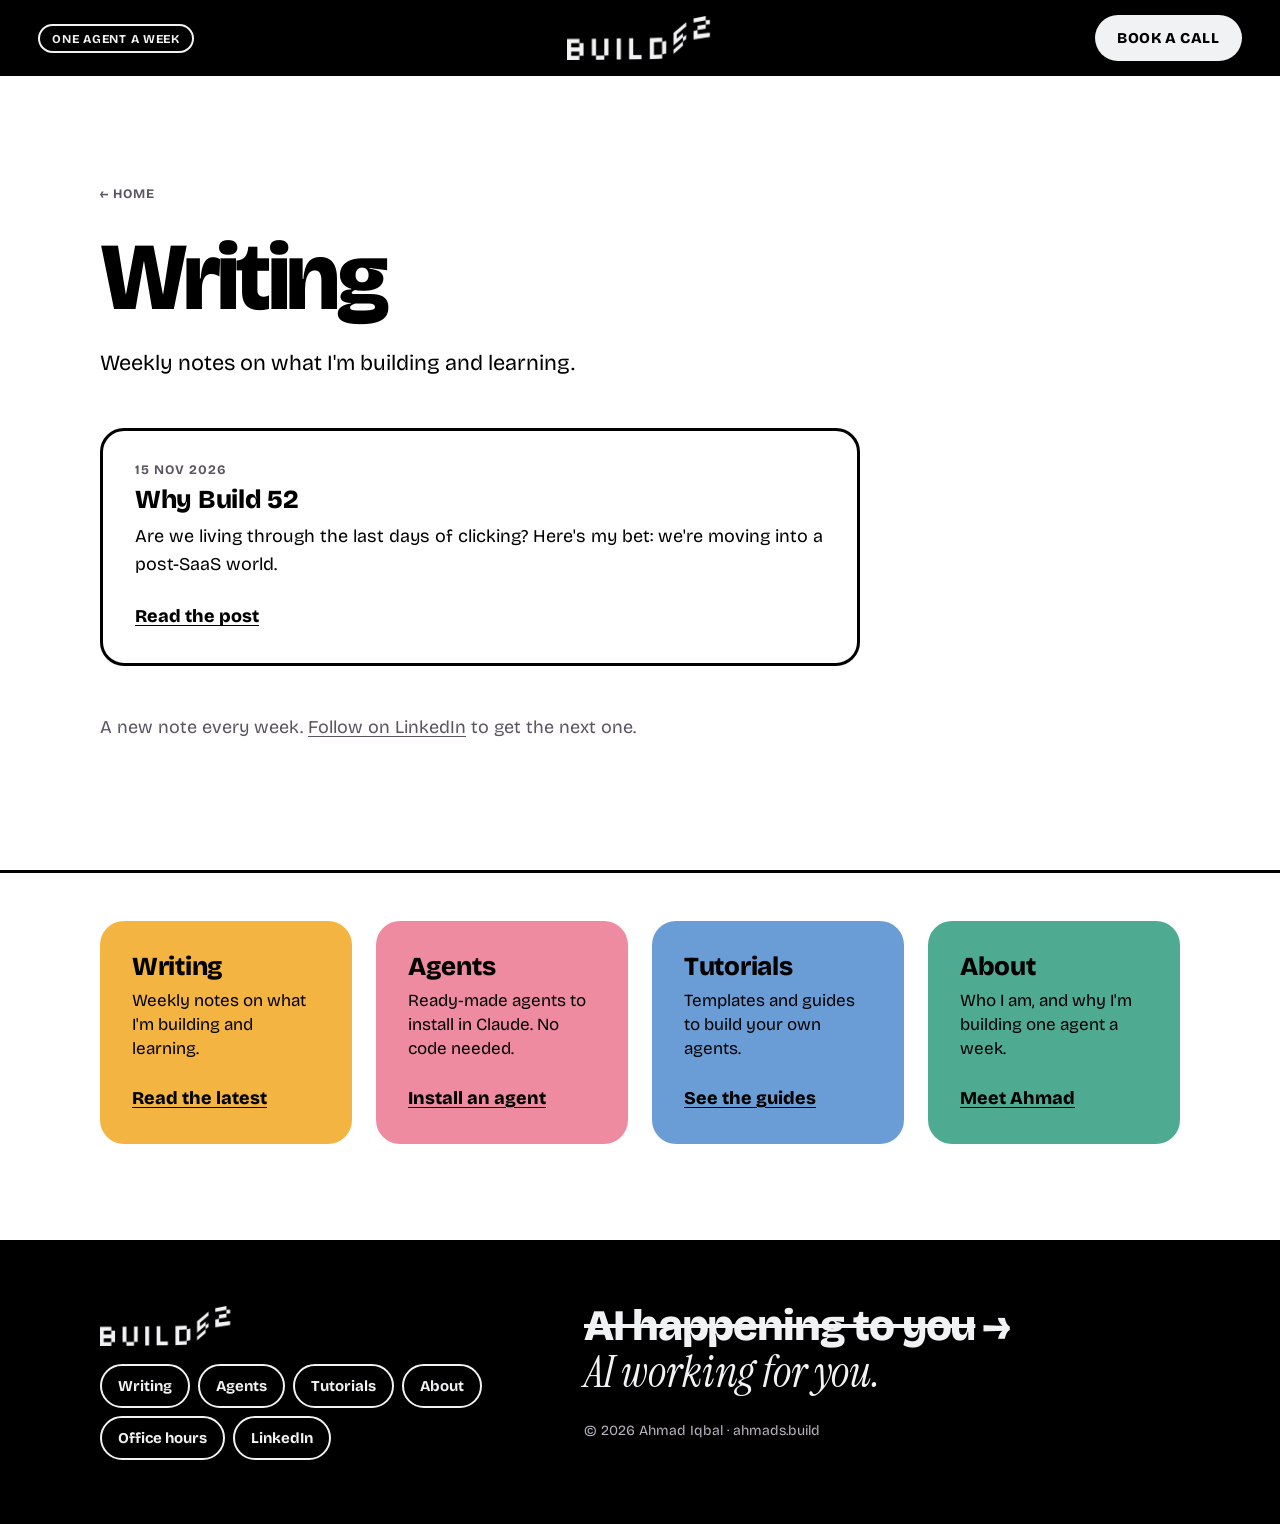
<file: writing/index.html>
<!DOCTYPE html>
<html lang="en">
<head>
  <meta charset="UTF-8">
  <meta name="viewport" content="width=device-width, initial-scale=1.0">
  <title>Writing | ahmads.build</title>
  <meta name="description" content="Weekly notes on building one AI agent a week, in public.">
  <link rel="icon" type="image/png" href="/images/favicon.png" media="(prefers-color-scheme: light)">
  <link rel="icon" type="image/png" href="/images/favicon-light.png" media="(prefers-color-scheme: dark)">
  <link rel="preconnect" href="https://fonts.googleapis.com">
  <link rel="preconnect" href="https://fonts.gstatic.com" crossorigin>
  <link href="https://fonts.googleapis.com/css2?family=Bricolage+Grotesque:opsz,wght@12..96,400;12..96,500;12..96,700;12..96,800&family=Instrument+Serif:ital@0;1&display=swap" rel="stylesheet">
  <link rel="stylesheet" href="/assets/brand.css?v=aa751892">
  <script src="/assets/site.js?v=22e58986" defer></script>
  <style>
    .back { display: inline-flex; align-items: center; min-height: 44px; margin-bottom: var(--space-4); }
    .more { margin-top: var(--space-12); color: var(--ink-muted); }
    .post-cards { margin-top: var(--space-12); grid-template-columns: 1fr; }
  </style>
</head>
<body>
  <a class="skip-link" href="#main">Skip to content</a>

  <header class="banner">
    <span class="banner-tag">One agent a week</span>
    <a class="wordmark" href="/"><img src="/images/logo-light.png" alt="Build 52 by Ahmad Iqbal – home" width="147" height="44"></a>
    <a class="banner-cta" href="https://calendar.google.com/calendar/u/0/appointments/schedules/AcZssZ2LftEg_0td3W-pWEFQwLBZ6LC8GmgLlSoYkhCQzig38rFytq_mOt4pI7OCqQhuaOxfuIOIdP54">Book a call</a>
  </header>

  <main id="main" class="page">
    <div class="container"><div class="reading">
      <a href="/" class="back">← Home</a>
      <h1>Writing</h1>
      <p class="page-intro">Weekly notes on what I'm building and learning.</p>

      <div class="cards post-cards">
        <article class="card">
          <p class="eyebrow"><time datetime="2026-11-15">15 Nov 2026</time></p>
          <h2 class="h3">Why Build 52</h2>
          <p>Are we living through the last days of clicking? Here's my bet: we're moving into a post-SaaS world.</p>
          <a href="/writing/why-build-52/" class="card-link">Read the post</a>
        </article>
      </div>

      <p class="more">A new note every week. <a href="https://www.linkedin.com/in/ahmadiqbal1" target="_blank" rel="noopener">Follow on LinkedIn</a> to get the next one.</p>
    </div></div>
  </main>

  <section class="site-cards container" aria-label="Explore the site">
    <div class="cards">
      <article class="card">
        <h2 class="h3">Writing</h2>
        <p>Weekly notes on what I'm building and learning.</p>
        <a href="/writing/" class="card-link" aria-current="page">Read the latest</a>
      </article>
      <article class="card">
        <h2 class="h3">Agents</h2>
        <p>Ready-made agents to install in Claude. No code needed.</p>
        <a href="/agents/" class="card-link">Install an agent</a>
      </article>
      <article class="card">
        <h2 class="h3">Tutorials</h2>
        <p>Templates and guides to build your own agents.</p>
        <a href="/resources/" class="card-link">See the guides</a>
      </article>
      <article class="card">
        <h2 class="h3">About</h2>
        <p>Who I am, and why I'm building one agent a week.</p>
        <a href="/about/" class="card-link">Meet Ahmad</a>
      </article>
    </div>
  </section>


  <footer class="site-footer on-dark">
    <div class="container inner">
      <div>
        <a class="wordmark" href="/"><img src="/images/logo-light.png" alt="Build 52 – home" width="133" height="40"></a>
        <ul class="footer-links">
          <li><a href="/writing/">Writing</a></li>
          <li><a href="/agents/">Agents</a></li>
          <li><a href="/resources/">Tutorials</a></li>
          <li><a href="/about/">About</a></li>
          <li><a href="/office-hours/">Office hours</a></li>
          <li><a href="https://www.linkedin.com/in/ahmadiqbal1" target="_blank" rel="noopener">LinkedIn</a></li>
        </ul>
      </div>
      <div>
        <p class="main-line"><s>AI happening to you</s> → <em>AI working for you.</em></p>
        <p class="copyright">© 2026 Ahmad Iqbal · ahmads.build</p>
      </div>
    </div>
  </footer>

</body>
</html>
</file>
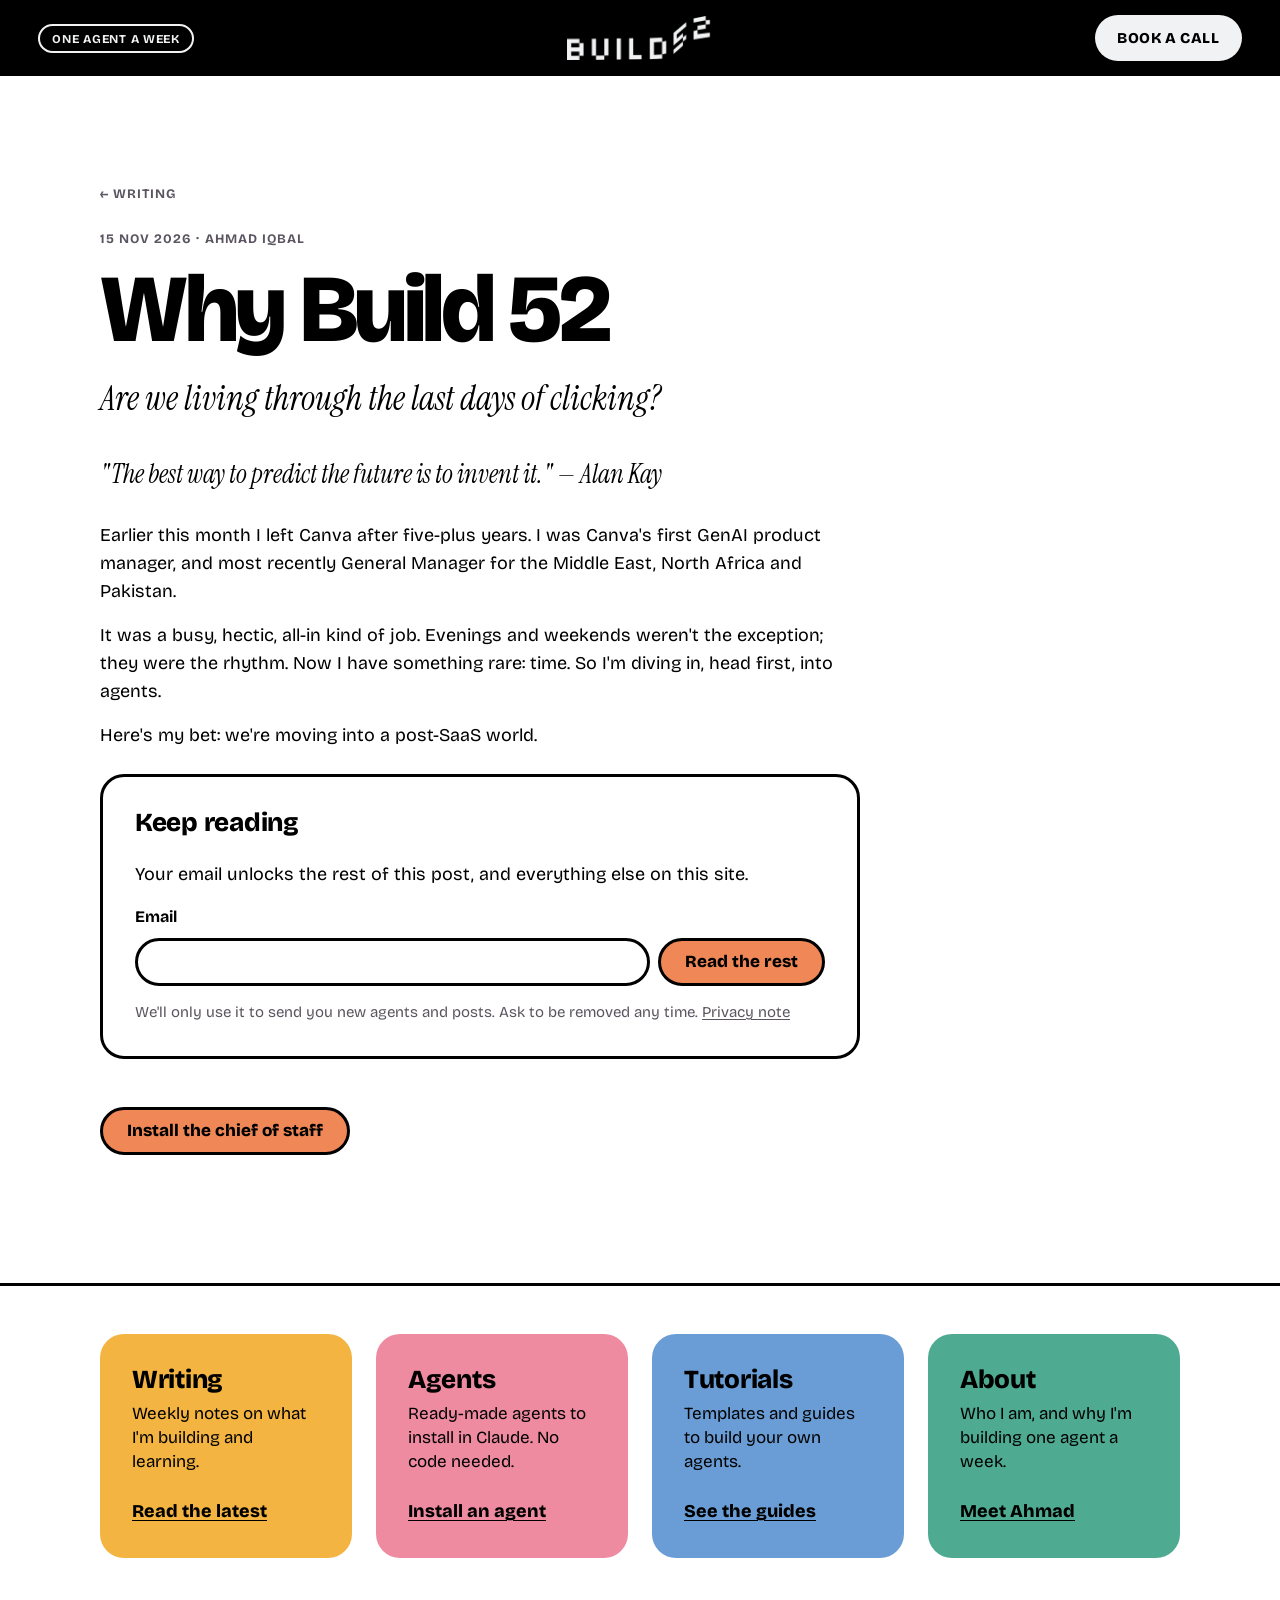
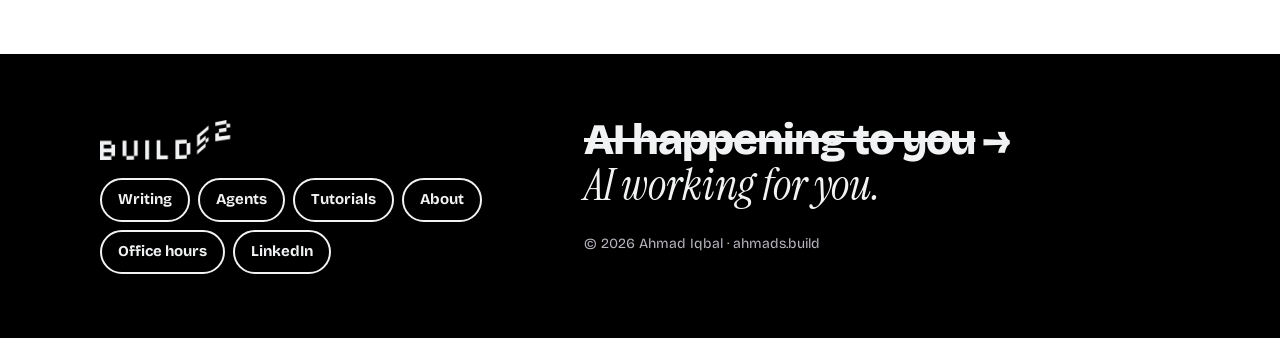
<file: writing/why-build-52/index.html>
<!DOCTYPE html>
<html lang="en">
<head>
  <meta charset="UTF-8">
  <meta name="viewport" content="width=device-width, initial-scale=1.0">
  <title>Why Build 52 | ahmads.build</title>
  <meta name="description" content="Are we living through the last days of clicking? Why Ahmad Iqbal left Canva to build one AI agent a week, in public.">
  <link rel="icon" type="image/png" href="/images/favicon.png" media="(prefers-color-scheme: light)">
  <link rel="icon" type="image/png" href="/images/favicon-light.png" media="(prefers-color-scheme: dark)">
  <link rel="preconnect" href="https://fonts.googleapis.com">
  <link rel="preconnect" href="https://fonts.gstatic.com" crossorigin>
  <link href="https://fonts.googleapis.com/css2?family=Bricolage+Grotesque:opsz,wght@12..96,400;12..96,500;12..96,700;12..96,800&family=Instrument+Serif:ital@0;1&display=swap" rel="stylesheet">
  <link rel="stylesheet" href="/assets/brand.css?v=aa751892">
  <script src="/assets/site.js?v=22e58986" defer></script>
  <script src="/assets/gate.js?v=6e3728b5" defer></script>
  <style>
    .back { display: inline-flex; align-items: center; min-height: 44px; margin-bottom: var(--space-4); }
    .more { margin-top: var(--space-12); color: var(--ink-muted); }
    h1 { margin-top: var(--space-4); }
    .standfirst { margin-top: var(--space-6); font-family: var(--serif); font-style: italic; font-size: 34px; line-height: 1.15; }
    .post-body { margin-top: var(--space-6); }
    .post-body p { margin-top: var(--space-4); }
    .post-body blockquote { margin: 0; padding: var(--space-4) 0; }
    .post-body blockquote p { margin: 0; font-family: var(--serif); font-style: italic; font-size: 26px; line-height: 1.25; }
    .actions { margin-top: var(--space-12); display: flex; flex-wrap: wrap; gap: var(--space-4); }
    @media (max-width: 720px) {
      .standfirst { font-size: 28px; } .post-body blockquote p { font-size: 22px; }
    }
  </style>
</head>
<body>
  <a class="skip-link" href="#main">Skip to content</a>

  <header class="banner">
    <span class="banner-tag">One agent a week</span>
    <a class="wordmark" href="/"><img src="/images/logo-light.png" alt="Build 52 by Ahmad Iqbal – home" width="147" height="44"></a>
    <a class="banner-cta" href="https://calendar.google.com/calendar/u/0/appointments/schedules/AcZssZ2LftEg_0td3W-pWEFQwLBZ6LC8GmgLlSoYkhCQzig38rFytq_mOt4pI7OCqQhuaOxfuIOIdP54">Book a call</a>
  </header>

  <main id="main" class="page">
    <article class="container"><div class="reading">
      <a href="/writing/" class="back">← Writing</a>
      <p class="eyebrow"><time datetime="2026-11-15">15 Nov 2026</time> · Ahmad Iqbal</p>
      <h1>Why Build 52</h1>
      <p class="standfirst"><em>Are we living through the last days of clicking?</em></p>

      <div class="post-body">
        <blockquote>
          <p>"The best way to predict the future is to invent it." — Alan Kay</p>
        </blockquote>

        <p>Earlier this month I left Canva after five-plus years. I was Canva's first GenAI product manager, and most recently General Manager for the Middle East, North Africa and Pakistan.</p>

        <p>It was a busy, hectic, all-in kind of job. Evenings and weekends weren't the exception; they were the rhythm. Now I have something rare: time. So I'm diving in, head first, into agents.</p>

        <p>Here's my bet: we're moving into a post-SaaS world.</p>

        <div data-gate="post">
        <p>Agents can do almost anything a human with software can do. Think about what that means. For decades, if you wanted a computer to do something, you had to learn its language: menus, buttons, tabs, shortcuts. Click here, scroll there, type this. Agents flip that around. Now the computer learns yours.</p>

        <p>Elevators used to have operators. You'd step in, say "fifth floor, please", and a person made it happen. Then we swapped the operator for a panel of buttons and called it progress. Agents bring the operator back. Picture a software-less, UX-less future, where voice and speech beat clicking, navigating and typing as the way we make things happen and uncover insights.</p>

        <p>So I'm building for 2028. Not for the world as it is, but for the one I think is coming.</p>

        <p>To do that, I need to get warm and comfortable with this technology, hands on, in a way I never had the time for. At Canva I explored AI as a corporate knowledge worker: managing a team of humans, tracking our progress to goals. Useful, but it had a ceiling. Every use case was a Canva use case. Meanwhile there are millions of other tasks, in millions of other lives, that an agent could help with. I want to find them.</p>

        <p>Enter Build 52: one agent a week, for a year, built in public.</p>

        <p>Canva democratised design. It gave anyone, anywhere, the confidence to make something beautiful, no design degree required. Build 52 wants to do the same for agents: a marketplace of agents that anyone can install and get up and running with, as easily as possible. No code. No jargon. No computer science degree.</p>

        <p>I spent five years building Creative AI for 250M people. Now I want to build AI Agents for a billion.</p>

        <p>The first one is already live: a chief of staff that runs my mornings and guards my evenings. Read how I built it in <a href="https://chiefofstaff.ahmads.build/tutorial/">week 1</a>, or install your own at <a href="https://chiefofstaff.ahmads.build">chiefofstaff.ahmads.build</a>.</p>
        </div>
      </div>

      <div class="actions">
        <a href="https://chiefofstaff.ahmads.build" class="btn btn-warm">Install the chief of staff</a>
      </div>
    </div></article>
  </main>

  <section class="site-cards container" aria-label="Explore the site">
    <div class="cards">
      <article class="card">
        <h2 class="h3">Writing</h2>
        <p>Weekly notes on what I'm building and learning.</p>
        <a href="/writing/" class="card-link" aria-current="page">Read the latest</a>
      </article>
      <article class="card">
        <h2 class="h3">Agents</h2>
        <p>Ready-made agents to install in Claude. No code needed.</p>
        <a href="/agents/" class="card-link">Install an agent</a>
      </article>
      <article class="card">
        <h2 class="h3">Tutorials</h2>
        <p>Templates and guides to build your own agents.</p>
        <a href="/resources/" class="card-link">See the guides</a>
      </article>
      <article class="card">
        <h2 class="h3">About</h2>
        <p>Who I am, and why I'm building one agent a week.</p>
        <a href="/about/" class="card-link">Meet Ahmad</a>
      </article>
    </div>
  </section>


  <footer class="site-footer on-dark">
    <div class="container inner">
      <div>
        <a class="wordmark" href="/"><img src="/images/logo-light.png" alt="Build 52 – home" width="133" height="40"></a>
        <ul class="footer-links">
          <li><a href="/writing/">Writing</a></li>
          <li><a href="/agents/">Agents</a></li>
          <li><a href="/resources/">Tutorials</a></li>
          <li><a href="/about/">About</a></li>
          <li><a href="/office-hours/">Office hours</a></li>
          <li><a href="https://www.linkedin.com/in/ahmadiqbal1" target="_blank" rel="noopener">LinkedIn</a></li>
        </ul>
      </div>
      <div>
        <p class="main-line"><s>AI happening to you</s> → <em>AI working for you.</em></p>
        <p class="copyright">© 2026 Ahmad Iqbal · ahmads.build</p>
      </div>
    </div>
  </footer>

</body>
</html>
</file>
<file: assets/brand.css>
/* Build 52 brand styles — single source of truth for ahmads.build.
   The look follows the Build 52 Brand Guidelines: a sky-blue collage scene,
   big friendly type, fat pills with a thick black outline. */

:root {
  /* Colour */
  --paper: #ffffff;
  --ink: #000000;
  --title: #f1f2f3;
  --ink-muted: #5a5560;
  --ink-muted-dark: #b9b4bf;
  --airwave: #6a9dd5;
  --campfire: #f3b442;
  --ember: #ef8756;
  --rotary: #ef8ba1;
  --lipstick: #d95066;
  --echo: #b4447d;
  --switchboard: #4eaa90;

  /* Type */
  --font: "Bricolage Grotesque", "IBM Plex Sans Arabic", "Arial Black", system-ui, sans-serif;
  --serif: "Instrument Serif", Georgia, "Times New Roman", serif;

  /* Space */
  --space-1: 4px;
  --space-2: 8px;
  --space-4: 16px;
  --space-6: 24px;
  --space-8: 32px;
  --space-12: 48px;
  --space-16: 64px;
  --space-24: 96px;

  /* Shape */
  --radius-sm: 12px;
  --radius: 24px;
  --pill: 999px;
  --outline: 3px solid var(--ink);

  /* Layout */
  --banner-h: 76px;
  --max-width: 1080px;
  --measure: 68ch;
  --gutter: clamp(16px, 5vw, 64px);
}

@media (max-width: 820px) {
  :root { --banner-h: 64px; }
}

*, *::before, *::after { box-sizing: border-box; }

html {
  -webkit-text-size-adjust: 100%;
  text-size-adjust: 100%;
}

body {
  margin: 0;
  background: var(--paper);
  color: var(--ink);
  font-family: var(--font);
  font-size: 18px;
  font-weight: 400;
  line-height: 1.55;
  -webkit-font-smoothing: antialiased;
  -moz-osx-font-smoothing: grayscale;
}

img { max-width: 100%; height: auto; }

h1, .display {
  font-size: clamp(44px, 7.5vw, 96px); line-height: 0.95;
  font-weight: 800; letter-spacing: -0.035em; margin: 0;
  text-wrap: balance;
}
h2 { font-size: clamp(30px, 3.6vw, 44px); line-height: 1.05; font-weight: 800; letter-spacing: -0.025em; margin: 0; }
h3, .h3 { font-size: 26px; line-height: 1.1; font-weight: 800; letter-spacing: -0.01em; margin: 0; }
p { max-width: var(--measure); margin: 0; }

/* The serif italic: for koans and the odd emphasised word in a headline. */
.koan, h1 em, h2 em, .display em {
  font-family: var(--serif); font-style: italic; font-weight: 400; letter-spacing: 0;
}

.eyebrow {
  font-family: var(--font);
  font-size: 13px; line-height: 1.2; font-weight: 700;
  letter-spacing: 0.08em; text-transform: uppercase;
  color: var(--ink-muted);
  margin: 0;
}
.caption { font-size: 15px; line-height: 1.45; color: var(--ink-muted); }

a { color: inherit; text-decoration: underline; text-underline-offset: 0.15em; text-decoration-thickness: 0.08em; }
main a:not(.btn):not(.pill):not(.card-link):hover { background: var(--campfire); }

:focus-visible { outline: 3px solid var(--ink); outline-offset: 4px; }
.on-dark :focus-visible { outline-color: var(--title); }

/* Skip link: first focusable element on every page */
.skip-link {
  position: absolute; left: 16px; top: -100px; z-index: 100;
  background: var(--campfire); color: var(--ink);
  font-weight: 800; padding: 12px 20px; border-radius: var(--pill);
  border: var(--outline); text-decoration: none;
}
.skip-link:focus { top: 12px; }

/* Layout */
.container { max-width: calc(var(--max-width) + 2 * var(--gutter)); margin: 0 auto; padding: 0 var(--gutter); }
.reading { max-width: 760px; }

/* Buttons: fat pills with a thick ink outline */
.btn, .pill {
  display: inline-flex; align-items: center; justify-content: center;
  min-height: 48px; padding: 0 24px;
  font-family: var(--font); font-weight: 800; font-size: 17px; line-height: 1;
  color: var(--ink); background: var(--paper);
  border: var(--outline); border-radius: var(--pill);
  text-decoration: none; cursor: pointer; white-space: nowrap;
  transition: background-color 0.15s ease, scale 0.15s ease;
}
.btn:hover, .btn:focus-visible, .pill:hover, .pill:focus-visible { background: var(--campfire); scale: 1.04; }
/* The one thing to press on a page is orange. */
.btn-primary, .btn-warm { background: var(--ember); }
.btn-outline { background: var(--paper); }
.pill { letter-spacing: -0.02em; padding: 0.38em 0.8em 0.42em; min-height: 44px; }

/* Banner: black bar with the logo in the middle */
.banner {
  position: relative; z-index: 50;
  height: var(--banner-h);
  background: var(--ink); color: var(--title);
  display: grid; grid-template-columns: 1fr auto 1fr; align-items: center;
  gap: var(--space-4);
  padding: 0 clamp(16px, 3vw, 40px);
}
.banner :focus-visible { outline-color: var(--title); }
.banner-tag {
  grid-column: 1; justify-self: start;
  color: var(--title);
  font-size: 12px; font-weight: 700; line-height: 1;
  letter-spacing: 0.06em; text-transform: uppercase;
  border: 2px solid var(--title); border-radius: var(--pill);
  padding: 7px 12px 6px; white-space: nowrap;
}
.wordmark { grid-column: 2; display: flex; align-items: center; min-height: 44px; }
.wordmark img { display: block; height: 44px; width: auto; }
.banner-cta {
  grid-column: 3; justify-self: end;
  display: inline-flex; align-items: center;
  min-height: 46px; padding: 0 22px;
  background: var(--title); color: var(--ink);
  text-decoration: none;
  font-weight: 800; font-size: 15px; line-height: 1;
  letter-spacing: 0.04em; text-transform: uppercase;
  border-radius: var(--pill); white-space: nowrap;
  transition: background-color 0.15s ease, scale 0.15s ease;
}
.banner-cta:hover, .banner-cta:focus-visible { background: var(--campfire); scale: 1.04; }
@media (max-width: 1159px) {
  .banner-tag { display: none; }
}
@media (max-width: 820px) {
  .banner { grid-template-columns: 1fr auto; }
  .wordmark { grid-column: 1; justify-self: start; }
  .wordmark img { height: 34px; }
  .banner-cta { grid-column: 2; min-height: 44px; font-size: 13px; padding: 0 16px; }
}

/* Cards: rounded slabs with a thick ink outline */
.card {
  background: var(--paper);
  border: var(--outline);
  border-radius: var(--radius);
  padding: var(--space-8);
  display: flex; flex-direction: column; gap: var(--space-2); position: relative;
  transition: background-color 0.15s ease;
}
.cards { display: grid; gap: var(--space-6); grid-template-columns: repeat(3, 1fr); }
.card .card-link { margin-top: auto; padding-top: var(--space-4); font-weight: 800; }
.card .card-link::after { content: ""; position: absolute; inset: 0; border-radius: var(--radius); } /* whole card clickable */
.card:has(.card-link):hover { background: var(--campfire); }
.tags { display: flex; flex-wrap: wrap; gap: var(--space-2); }
.tag {
  display: inline-flex; align-items: center;
  font-size: 12px; font-weight: 700; line-height: 1;
  letter-spacing: 0.06em; text-transform: uppercase;
  border: 2px solid currentColor; border-radius: var(--pill);
  padding: 7px 12px 6px; white-space: nowrap;
}

/* Site cards: Writing / Agents / Tutorials / About, shown above the footer on every page.
   Each is a flat colour slab. */
.site-cards { padding-top: var(--space-12); padding-bottom: var(--space-24); border-top: var(--outline); max-width: none; }
.site-cards .cards { max-width: var(--max-width); margin: 0 auto; grid-template-columns: repeat(4, 1fr); }
.site-cards .card { border: 0; min-height: 220px; }
.site-cards .card p { font-size: 17px; line-height: 1.4; }
.site-cards .card:nth-child(1) { background: var(--campfire); }
.site-cards .card:nth-child(2) { background: var(--rotary); }
.site-cards .card:nth-child(3) { background: var(--airwave); }
.site-cards .card:nth-child(4) { background: var(--switchboard); }
.site-cards .card:has(.card-link):hover { background: var(--paper); box-shadow: inset 0 0 0 3px var(--ink); }
/* Not-yet-live card: sits where the link would be, greyed out and not clickable. */
.card-soon { margin-top: auto; padding-top: var(--space-2); font-weight: 700; color: var(--ink-muted); cursor: default; }

/* Email gate (assets/gate.js) */
.gate-form label { display: block; margin-bottom: var(--space-2); font-weight: 700; font-size: 16px; }
.gate-row { display: flex; flex-wrap: wrap; gap: var(--space-2); }
.gate-row input {
  flex: 1 1 220px; min-width: 0; min-height: 48px; padding: 0 20px;
  background: var(--paper); color: var(--ink);
  border: var(--outline); border-radius: var(--pill); /* matches the button beside it */
  font: 400 17px/1.4 var(--font);
}
.gate-row input:focus { outline: 3px solid var(--ink); outline-offset: 3px; }
.gate-row .btn { flex: 0 0 auto; }
.gate-error { margin-top: var(--space-2); color: var(--echo); font-weight: 700; }
.gate-error:empty { display: none; }
.gate-help { margin-top: var(--space-2); }
.gate-trap { position: absolute; left: -9999px; width: 1px; height: 1px; overflow: hidden; }
.gate-dialog {
  width: min(520px, calc(100% - 32px)); padding: var(--space-8);
  background: var(--paper); color: var(--ink);
  border: var(--outline); border-radius: var(--radius);
}
.gate-dialog::backdrop { background: rgba(0, 0, 0, 0.6); }
.gate-dialog .h3 { margin-top: var(--space-2); }
.gate-lead { margin: var(--space-2) 0 var(--space-4); }
.gate-close {
  position: absolute; top: var(--space-2); right: var(--space-2);
  display: inline-flex; align-items: center; justify-content: center;
  width: 44px; height: 44px; padding: 0;
  background: transparent; color: var(--ink); border: 0; border-radius: var(--pill); cursor: pointer;
}
.gate-close:hover { background: var(--campfire); }
.gate-card { margin-top: var(--space-6); }
[data-gate="post"] [tabindex="-1"]:focus { outline: none; } /* focus moves here after unlocking; no ring on plain text */
.gate-card .gate-form { margin-top: var(--space-2); }

/* Page sections */
.page { padding: clamp(40px, 8vw, 96px) 0 clamp(64px, 10vw, 128px); }
.page-intro { margin-top: var(--space-6); font-size: clamp(19px, 1.7vw, 22px); line-height: 1.5; }
.section { margin-top: var(--space-16); }
.back {
  font-size: 13px; font-weight: 700; letter-spacing: 0.08em; text-transform: uppercase;
  text-decoration: none; color: var(--ink-muted);
}

/* Footer */
.site-footer { background: var(--ink); color: var(--title); padding: var(--space-16) 0; }
.site-footer .inner { display: grid; grid-template-columns: auto 1fr; gap: var(--space-16); align-items: start; }
.site-footer .wordmark img { height: 40px; }
.footer-links { display: flex; flex-wrap: wrap; gap: var(--space-2); list-style: none; padding: 0; margin: var(--space-4) 0 0; max-width: 420px; }
.footer-links a {
  display: inline-flex; align-items: center; min-height: 44px;
  color: var(--title); text-decoration: none;
  font-weight: 700; font-size: 15px;
  border: 2px solid var(--title); border-radius: var(--pill);
  padding: 0 16px;
  transition: background-color 0.15s ease, color 0.15s ease;
}
.footer-links a:hover, .footer-links a:focus-visible { background: var(--campfire); border-color: var(--campfire); color: var(--ink); }
.site-footer .main-line { font-size: clamp(28px, 3.4vw, 44px); line-height: 1.05; font-weight: 800; letter-spacing: -0.025em; max-width: 18ch; color: var(--title); }
.site-footer .main-line em { display: block; font-family: var(--serif); font-style: italic; font-weight: 400; letter-spacing: 0; }
.site-footer .copyright { margin-top: var(--space-6); font-size: 14px; line-height: 1.6; color: var(--ink-muted-dark); }

/* Tablet */
@media (max-width: 1024px) {
  .cards { grid-template-columns: 1fr; }
  .site-cards .cards { grid-template-columns: repeat(2, 1fr); }
  .site-cards .card { min-height: 180px; }
}

/* Phone */
@media (max-width: 720px) {
  h3, .h3 { font-size: 22px; }
  .card { padding: var(--space-6); }
  .site-cards { padding-bottom: var(--space-12); }
  .site-cards .cards { gap: var(--space-4); }
  .site-footer .inner { grid-template-columns: 1fr; gap: var(--space-8); }
}
@media (max-width: 460px) {
  .site-cards .cards { grid-template-columns: 1fr; }
  .site-cards .card { min-height: 0; }
}

@media (prefers-reduced-motion: reduce) {
  *, *::before, *::after { animation: none !important; transition: none !important; scroll-behavior: auto !important; }
}
</file>
<file: assets/home.css>
/* Home: one fixed, full-screen poster. Nothing scrolls. */

/* 1vh, or the 'dynamic' viewport height where the browser supports it
   (it accounts for phone toolbars). */
:root { --vh: 1vh; }
@supports (height: 1dvh) {
  :root { --vh: 1dvh; }
}

html.is-home,
html.is-home body {
  height: 100%;
  overflow: hidden;
  overscroll-behavior: none;
}

html.is-home body {
  position: fixed;
  inset: 0;
  height: calc(100 * var(--vh));
  display: flex;
  flex-direction: column;
  background: var(--airwave);
}

.is-home .banner { flex: none; }

.poster {
  --edge: clamp(16px, 3vw, 48px);
  /* Distance from the bottom of the poster to the top of the headline.
     A small script measures the real value; this is the fallback. */
  --statement-clear: 220px;
  position: relative;
  flex: 1 1 auto;
  min-height: 0;
  overflow: hidden;
  background: var(--airwave);
  isolation: isolate;
}

/* The picture: sky, stars, hills, objects */
.scene { position: absolute; inset: 0; z-index: 0; }

.layer {
  position: absolute;
  display: block;
  max-width: none;
  pointer-events: none;
  user-select: none;
  -webkit-user-drag: none;
}

.stars { inset: 0; width: 100%; height: 100%; object-fit: cover; }

.hills {
  left: 50%;
  bottom: 0;
  translate: -50% 0;
  width: 100%;
  min-width: 1100px;
  height: auto;
  max-height: 62%;
  object-fit: cover;
  object-position: center top;
}

/* Objects are clickable: each opens the page of its pill. */
.obj { position: absolute; z-index: 1; pointer-events: auto; cursor: pointer; }
.obj-inner {
  display: block;
  animation: float var(--dur, 10s) ease-in-out var(--delay, 0s) infinite;
  will-change: transform;
}
.obj img {
  display: block;
  width: 100%;
  height: auto;
  pointer-events: none;
  user-select: none;
  -webkit-user-drag: none;
}

@keyframes float {
  0%, 100% { transform: translateY(0) rotate(0deg); }
  50% { transform: translateY(-14px) rotate(-1.5deg); }
}

/* Landscape (wider than tall) */
.obj-phone {
  --dur: 9s; --delay: 0s;
  left: 6%; top: 7%;
  width: min(26vw, calc(46 * var(--vh)));
}
.obj-owl {
  --dur: 11s; --delay: -3s;
  right: 7%; top: 6%;
  width: min(21vw, calc(39 * var(--vh)));
}
.obj-cheetah {
  --dur: 10s; --delay: -6s;
  left: 50%; bottom: 12%;
  translate: -50% 0;
  width: min(21vw, calc(40 * var(--vh)));
}

/* The four navigation pills */
.poster-nav { position: absolute; inset: 0; z-index: 3; pointer-events: none; }
.poster-nav .pill {
  position: absolute;
  pointer-events: auto;
  font-size: clamp(20px, 2.6vw, 38px);
}
/* A pill lights up when its object is hovered (see the script in index.html). */
.poster-nav .pill.is-active { background: var(--campfire); scale: 1.04; }

/* 46% down, but always clear of the headline on short screens. */
.pill-about { left: 12%; top: min(46%, calc(100% - var(--statement-clear) - 2.3em)); }
.pill-tutorials { left: 50%; top: 20%; translate: -50% 0; }
.pill-agents { right: 10%; top: 54%; }
.pill-writing { right: 7%; top: 76%; }

/* Headline and small print */
.statement {
  position: absolute;
  z-index: 4;
  left: var(--edge);
  bottom: clamp(16px, 4vh, 44px);
  /* Keep the headline to the left of the middle object. */
  width: calc(50% - min(10.5vw, 20vh) - var(--edge) - 2vw);
  margin: 0;
}

.headline {
  margin: 0 0 12px;
  color: var(--title);
  font-weight: 800;
  font-size: clamp(26px, min(3.6vw, 6.2vh), 56px);
  line-height: 1.05;
  letter-spacing: -0.02em;
  text-wrap: balance;
}
.headline em {
  font-family: var(--serif);
  font-style: italic;
  font-weight: 400;
  letter-spacing: 0;
  font-size: 1.06em;
}

/* The small print sits on a black label so it stays readable on the hills. */
.home-note {
  display: inline-block;
  margin: 0;
  background: var(--ink);
  color: var(--title);
  font-size: 13px;
  line-height: 1.45;
  padding: 7px 12px 8px;
  border-radius: 12px;
}
.home-note a { color: var(--campfire); font-weight: 700; }
.home-note a:focus-visible { outline-color: var(--title); }

/* Portrait (taller than wide: phones, tablets upright) */
@media (orientation: portrait) {
  .obj-phone {
    left: 3%; top: 5%;
    width: min(56vw, calc(30 * var(--vh)));
  }
  .obj-owl {
    right: 4%; top: 27%;
    width: min(38vw, calc(21 * var(--vh)));
    z-index: 2;
  }
  .obj-cheetah {
    /* Bottom 18%, but never down into the headline. */
    left: 42%;
    bottom: max(18%, calc(var(--statement-clear) + 12px));
    width: min(44vw, calc(24 * var(--vh)));
  }

  .pill-about { left: 6%; top: 40%; }
  .pill-tutorials { left: auto; right: 5%; top: 5%; translate: none; }
  .pill-agents { right: 6%; top: 52%; }
  .pill-writing { right: 5%; top: min(70%, calc(100% - var(--statement-clear) - 2.6em)); }

  .statement { right: var(--edge); width: auto; }
}

/* Phones turned sideways: very little height, so the headline runs
   along the bottom and the middle object sits just above it. */
@media (orientation: landscape) and (max-height: 500px) {
  .statement { right: var(--edge); width: auto; bottom: 10px; }
  .headline { font-size: clamp(18px, 5.4vh, 26px); margin-bottom: 6px; }
  .home-note { font-size: 12px; padding: 5px 10px 6px; }
  .obj-phone { top: 6%; width: min(26vw, calc(44 * var(--vh))); }
  .obj-owl { width: min(19vw, calc(36 * var(--vh))); }
  .obj-cheetah {
    bottom: calc(var(--statement-clear) + 4px);
    width: min(18vw, calc(32 * var(--vh)));
  }
  .pill-about { top: 40%; }
  .pill-agents { top: min(54%, calc(100% - var(--statement-clear) - 2.3em)); }
  .pill-writing { top: min(76%, calc(100% - var(--statement-clear) - 2.3em)); right: 30%; }
}

@media (orientation: portrait) and (max-width: 520px) {
  .statement { bottom: 16px; }
  .home-note { font-size: 12px; line-height: 1.4; }
}

/* Hover: the objects spin, one turn every 8 seconds, and stay where they
   stopped when the mouse moves away.
   Only with a mouse (not touch), and not for people who ask for less motion. */
@media (hover: hover) and (prefers-reduced-motion: no-preference) {
  .obj { animation: spin 8s linear infinite paused; }
  .obj:hover { animation-play-state: running; }
}
@keyframes spin {
  from { rotate: 0deg; }
  to { rotate: 360deg; }
}

/* Hovering the Writing pill: bands of light sweep across the desert, so the dunes
   look like they're shifting. The shimmer is cut to the exact shape of the hills. */
.hills-shimmer {
  left: 50%;
  bottom: 0;
  translate: -50% 0;
  width: 100%;
  min-width: 1100px;
  height: min(calc(max(100vw, 1100px) * 527 / 1920), 62%);
  background: linear-gradient(105deg,
    transparent 0%, transparent 34%,
    rgba(243, 180, 66, 0.55) 41%, rgba(239, 139, 161, 0.6) 46%, rgba(241, 242, 243, 0.7) 50%,
    rgba(106, 157, 213, 0.55) 54%, rgba(180, 68, 125, 0.4) 59%, transparent 66%, transparent 100%) 100% 0 / 300% 100% no-repeat;
  -webkit-mask: url("/images/scene/hills.webp") center top / cover no-repeat;
  mask: url("/images/scene/hills.webp") center top / cover no-repeat;
  mix-blend-mode: screen;
  opacity: 0;
  transition: opacity 0.4s ease;
}
.poster:has(.pill-writing:hover) .hills-shimmer,
.poster:has(.pill-writing:focus-visible) .hills-shimmer { opacity: 1; }
@media (prefers-reduced-motion: no-preference) {
  .poster:has(.pill-writing:hover) .hills-shimmer,
  .poster:has(.pill-writing:focus-visible) .hills-shimmer { animation: dune-shift 2.6s ease-in-out infinite; }
}
@keyframes dune-shift {
  from { background-position: 100% 0; }
  to { background-position: 0% 0; }
}
</file>
